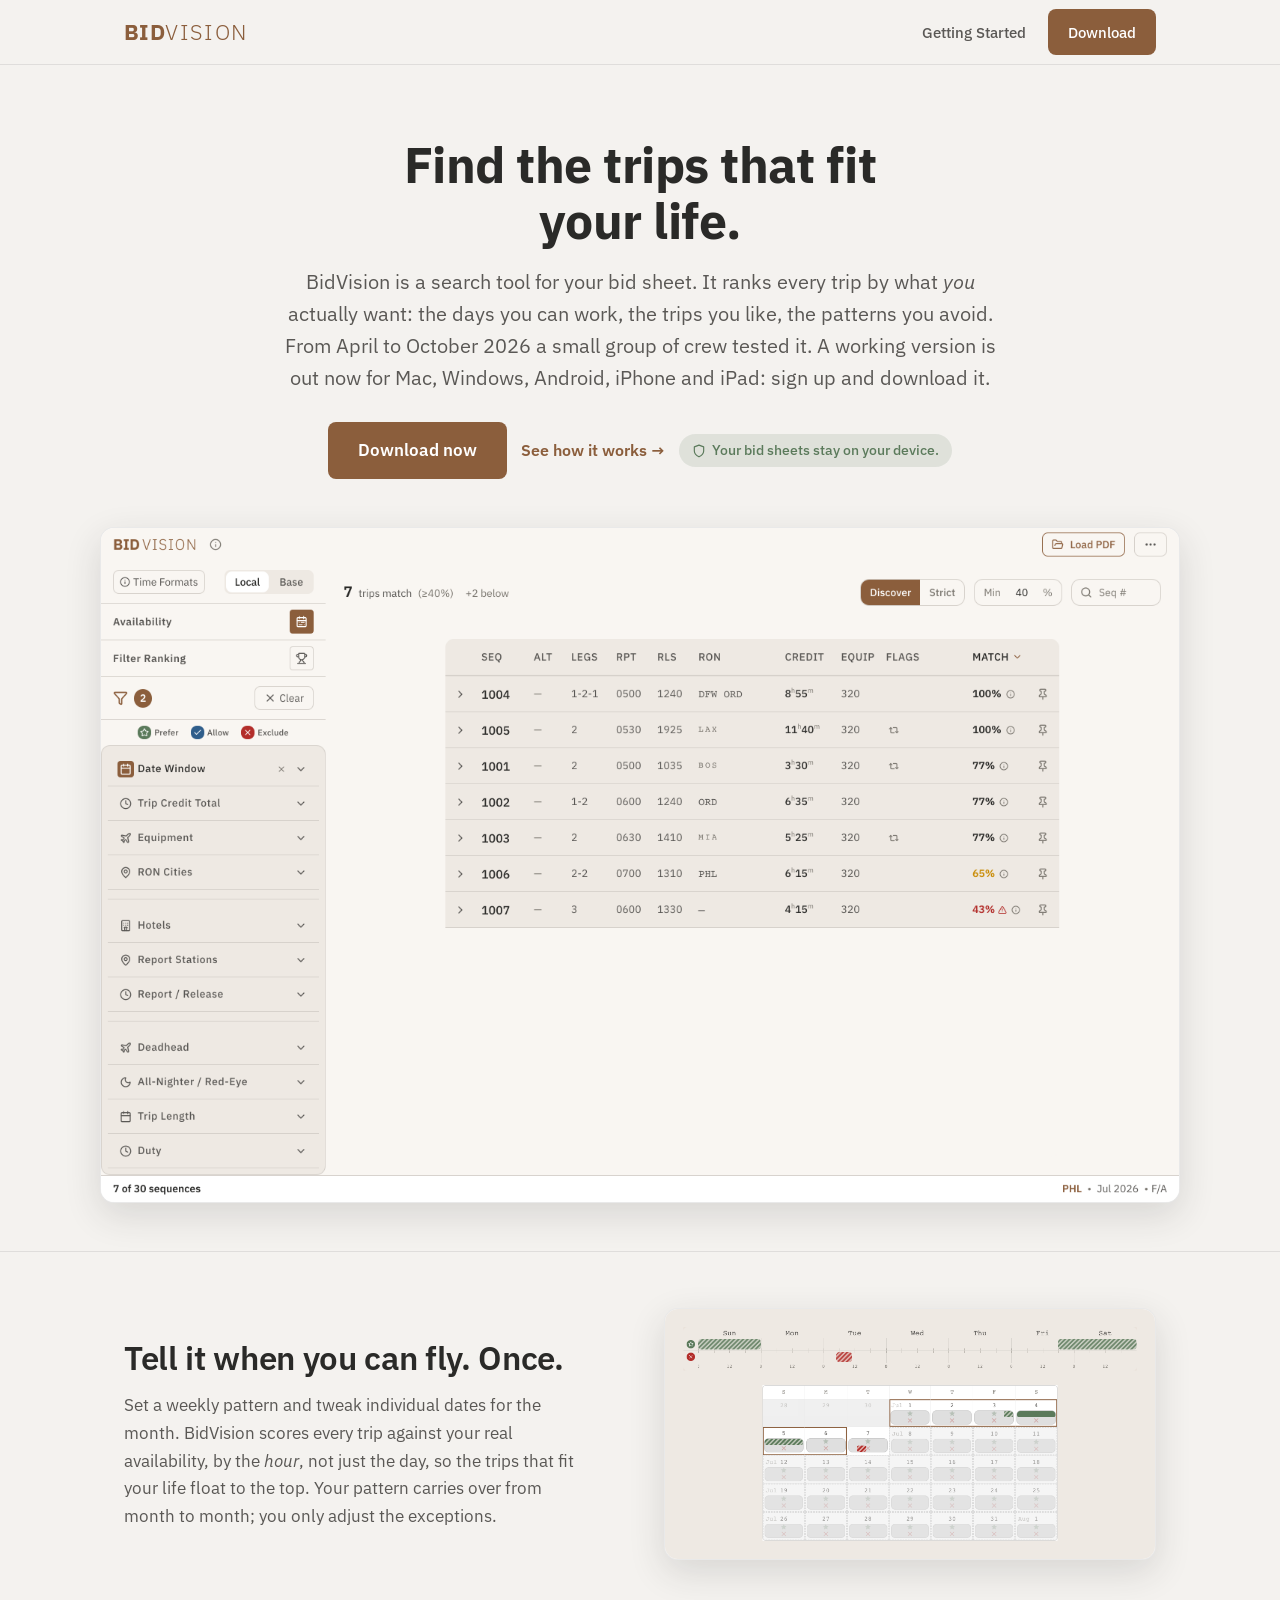
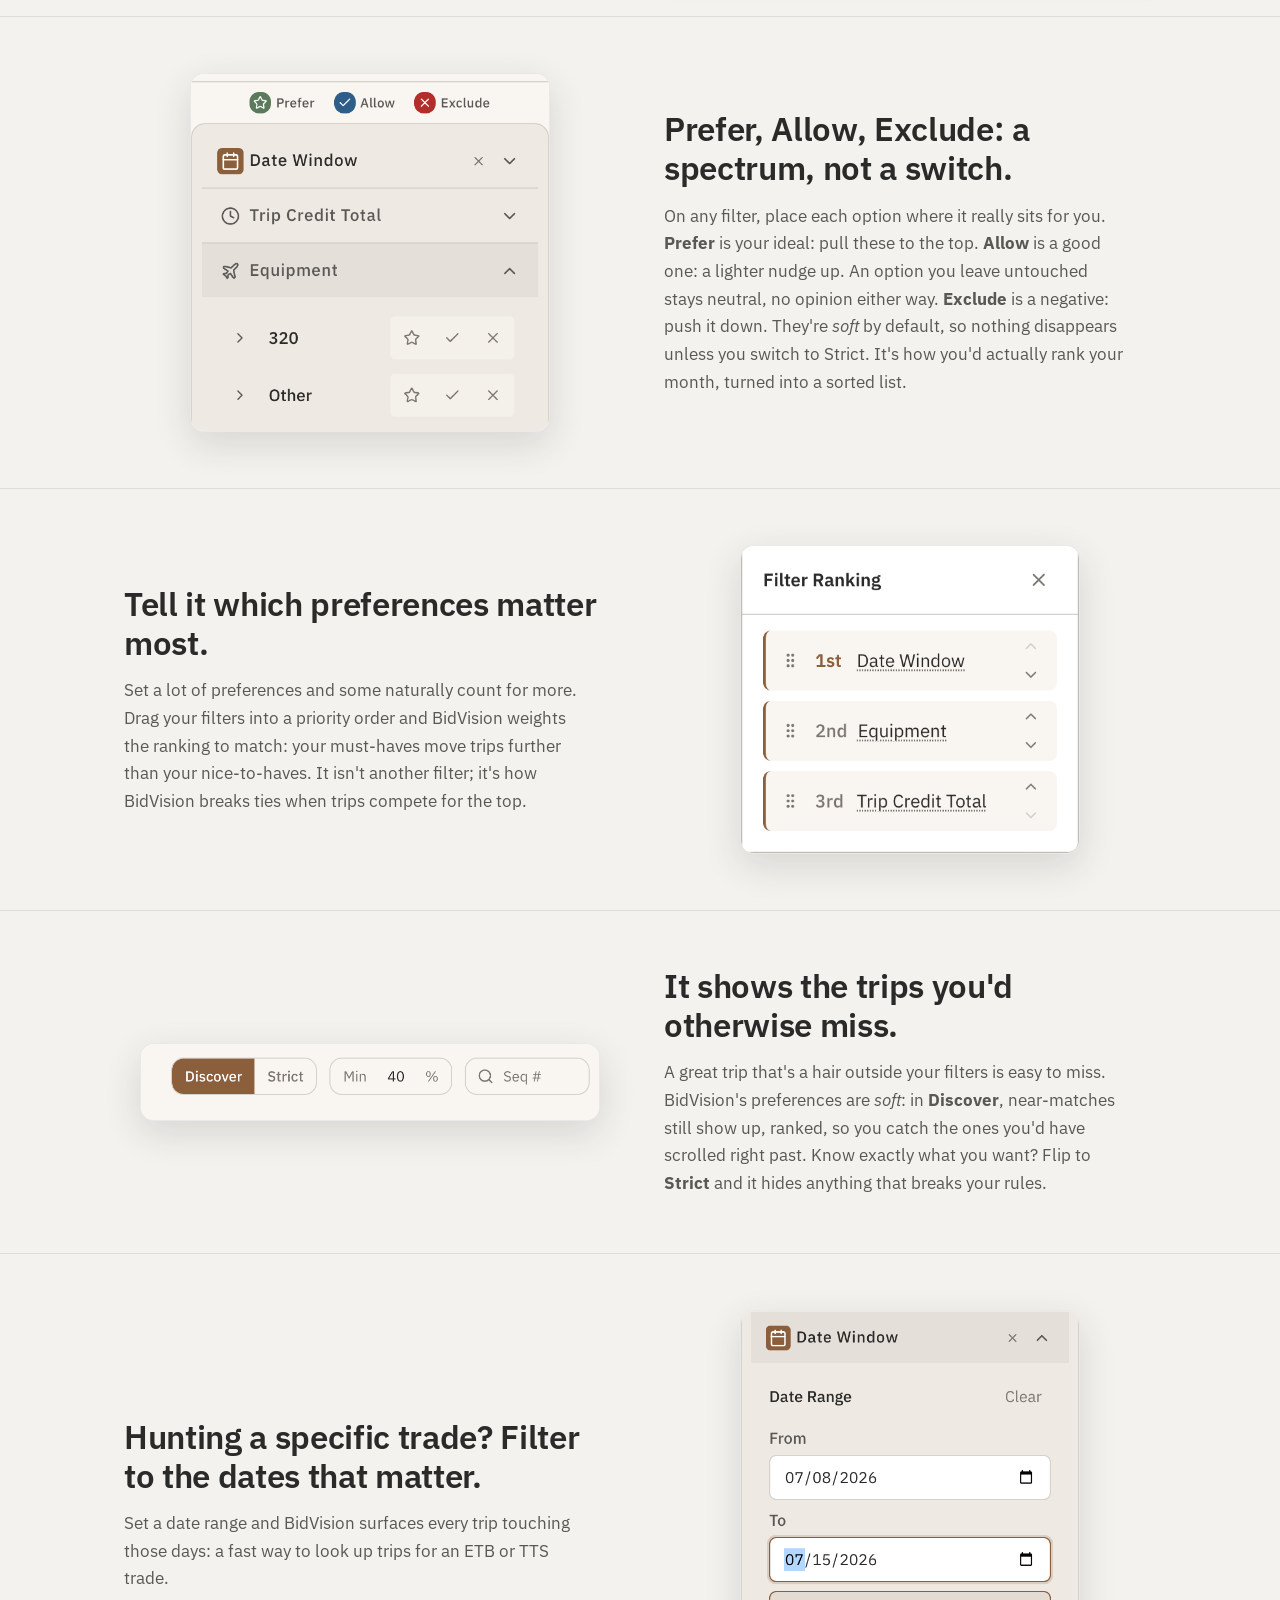
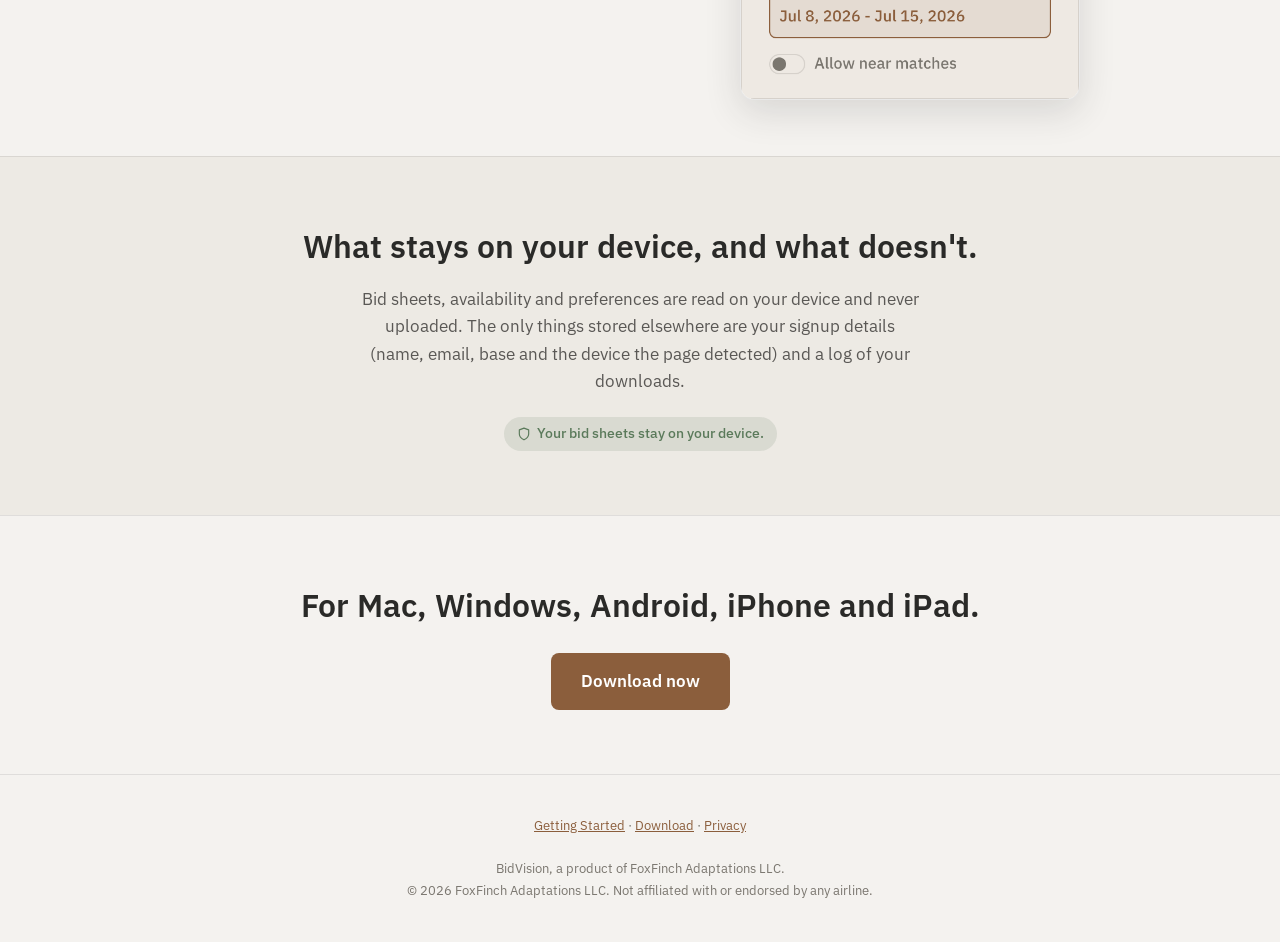
<file: index.html>
<!DOCTYPE html>
<html lang="en">
<head>
  <meta charset="UTF-8">
  <meta name="viewport" content="width=device-width, initial-scale=1.0">
  <title>BidVision: find the trips that fit</title>
  <!-- Marketing homepage (promoted from home.html). img/ screenshots are the SYNTHETIC
       July 2026 set on the final (SPEC-037) UI — source: BidVision-Product/marketing/
       screenshots/2026-06-10-final-synthetic/. Real-data pre-publish blocker is CLEARED. -->
  <meta name="description" content="BidVision is a bid-sheet search tool for airline crew. It reads your bid sheet on your device and finds the trips that fit your schedule and preferences. Sign up to download it for Mac, Windows, Android, iPhone or iPad.">
  <link rel="icon" href="/favicon.ico" sizes="any">
  <link rel="icon" type="image/png" href="/favicon.png">
  <link rel="apple-touch-icon" href="/apple-touch-icon.png">
  <link rel="preconnect" href="https://fonts.googleapis.com">
  <link rel="preconnect" href="https://fonts.gstatic.com" crossorigin>
  <link href="https://fonts.googleapis.com/css2?family=IBM+Plex+Sans:wght@300;400;500;600;700&display=swap" rel="stylesheet">
  <style>
    :root {
      --cognac: #8B5E3C;
      --cognac-dark: #6F4A2F;
      --sage: #5B7A5B;
      --surface-app: #F4F2EF;
      --surface-alt: #EDEAE4;
      --card: #FFFFFF;
      --border: rgba(42, 42, 40, 0.10);
      --text-primary: #2A2A28;
      --text-secondary: #5A5855;
      --text-muted: #7A766F;
      --font-sans: 'IBM Plex Sans', system-ui, -apple-system, 'Segoe UI', Roboto, sans-serif;
      --shadow: 0 12px 36px rgba(42, 42, 40, 0.14);
    }
    @media (prefers-color-scheme: dark) {
      :root {
        --surface-app: #080B12;
        --surface-alt: #0E121B;
        --card: #151A24;
        --border: rgba(255, 255, 255, 0.10);
        --text-primary: #F9F6F2;
        --text-secondary: #D6D1CB;
        --text-muted: #B0ACA6;
        --shadow: 0 12px 36px rgba(0, 0, 0, 0.5);
      }
    }
    * { box-sizing: border-box; }
    html { scroll-behavior: smooth; }
    body {
      margin: 0;
      font-family: var(--font-sans);
      background: var(--surface-app);
      color: var(--text-primary);
      line-height: 1.6;
      -webkit-font-smoothing: antialiased;
    }
    .wrap { max-width: 1080px; margin: 0 auto; padding: 0 24px; }
    a { color: var(--cognac); }

    /* Nav */
    .nav {
      position: sticky; top: 0; z-index: 10;
      background: color-mix(in srgb, var(--surface-app) 88%, transparent);
      backdrop-filter: saturate(140%) blur(10px);
      border-bottom: 1px solid var(--border);
    }
    .nav-inner { display: flex; align-items: center; justify-content: space-between; height: 64px; }
    .brand { font-size: 1.4rem; letter-spacing: 0.02em; text-decoration: none; }
    .brand-bid { font-weight: 700; color: var(--cognac); }
    .brand-vision { font-weight: 300; letter-spacing: 0.06em; color: var(--cognac); }
    .nav-links { display: flex; align-items: center; gap: 22px; }
    .nav-links a { color: var(--text-secondary); text-decoration: none; font-size: 0.95rem; font-weight: 500; }
    .nav-links a:hover { color: var(--text-primary); }
    .btn {
      display: inline-block; background: var(--cognac); color: #fff;
      font-size: 0.95rem; font-weight: 600; text-decoration: none;
      padding: 11px 20px; border-radius: 8px; min-height: 42px;
      transition: background 150ms ease;
    }
    .btn:hover { background: var(--cognac-dark); }
    /* .nav-links a (class+element) outranks .btn (class) and was tinting the nav button's
       text gray on cognac — keep nav button text white at rest and on hover. */
    .nav-links a.btn, .nav-links a.btn:hover { color: #fff; }

    /* Hero */
    .hero { text-align: center; padding: 72px 0 48px; }
    .hero h1 { font-size: clamp(2rem, 5vw, 3.1rem); font-weight: 700; line-height: 1.12; margin: 0 auto 18px; max-width: 18ch; letter-spacing: -0.01em; }
    .hero p { font-size: clamp(1.05rem, 2.2vw, 1.25rem); color: var(--text-secondary); max-width: 60ch; margin: 0 auto 28px; }
    .cta-row { display: flex; gap: 14px; justify-content: center; align-items: center; flex-wrap: wrap; }
    .cta-lg { padding: 15px 30px; font-size: 1.05rem; min-height: 50px; }
    .cta-secondary { color: var(--cognac); font-weight: 600; text-decoration: none; font-size: 1rem; white-space: nowrap; }
    .cta-secondary:hover { text-decoration: underline; }
    .privacy-badge {
      display: inline-flex; align-items: center; gap: 6px;
      background: color-mix(in srgb, var(--sage) 14%, transparent);
      color: var(--sage); font-size: 0.85rem; font-weight: 500;
      padding: 6px 13px; border-radius: 9999px;
    }
    .privacy-badge svg { width: 14px; height: 14px; }
    .hero-shot { margin: 48px auto 0; }

    .shot { display: block; width: 100%; height: auto; border-radius: 14px; border: 1px solid var(--border); box-shadow: var(--shadow); background: var(--card); }

    /* Feature rows */
    .feature { padding: 56px 0; border-top: 1px solid var(--border); }
    .feature-grid { display: grid; grid-template-columns: 1fr 1fr; gap: 48px; align-items: center; }
    .feature:nth-of-type(even) .feature-media { order: -1; }
    .feature h2 { font-size: clamp(1.5rem, 3.2vw, 2.05rem); font-weight: 600; line-height: 1.18; margin: 0 0 14px; letter-spacing: -0.01em; }
    .feature p { font-size: 1.08rem; color: var(--text-secondary); margin: 0; max-width: 46ch; }
    .feature-media.center { display: flex; justify-content: center; }

    /* Privacy band */
    .band { background: var(--surface-alt); text-align: center; padding: 64px 0; border-top: 1px solid var(--border); }
    .band h2 { font-size: clamp(1.5rem, 3.2vw, 2rem); font-weight: 600; margin: 0 0 12px; }
    .band p { color: var(--text-secondary); max-width: 56ch; margin: 0 auto 0; font-size: 1.08rem; }
    .band .privacy-badge { margin-top: 22px; }

    /* CTA band */
    .cta-band { text-align: center; padding: 64px 0; border-top: 1px solid var(--border); }
    .cta-band h2 { font-size: clamp(1.5rem, 3.2vw, 2rem); font-weight: 600; margin: 0 0 22px; }

    /* Footer */
    .footer { text-align: center; padding: 40px 24px; font-size: 0.8rem; line-height: 1.7; color: var(--text-muted); border-top: 1px solid var(--border); }

    @media (max-width: 760px) {
      .feature-grid { grid-template-columns: 1fr; gap: 24px; }
      .feature:nth-of-type(even) .feature-media { order: 0; }
      .nav-links .nav-text { display: none; }
    }
  </style>
</head>
<body>
  <nav class="nav">
    <div class="wrap nav-inner">
      <a class="brand" href="/"><span class="brand-bid">BID</span><span class="brand-vision">VISION</span></a>
      <div class="nav-links">
        <a class="nav-text" href="/start">Getting Started</a>
        <a class="btn" href="/beta">Download</a>
      </div>
    </div>
  </nav>

  <header class="hero wrap">
    <h1>Find the trips that fit your life.</h1>
    <p>BidVision is a search tool for your bid sheet. It ranks every trip by what <em>you</em> actually want: the days you can work, the trips you like, the patterns you avoid. From April to October 2026 a small group of crew tested it. A working version is out now for Mac, Windows, Android, iPhone and iPad: sign up and download it.</p>
    <div class="cta-row">
      <a class="btn cta-lg" href="/beta">Download now</a>
      <a class="cta-secondary" href="/start">See how it works &rarr;</a>
      <span class="privacy-badge">
        <svg viewBox="0 0 24 24" fill="none" stroke="currentColor" stroke-width="2" stroke-linecap="round" stroke-linejoin="round"><path d="M12 22s8-4 8-10V5l-8-3-8 3v7c0 6 8 10 8 10z"/></svg>
        Your bid sheets stay on your device.
      </span>
    </div>
    <img class="shot hero-shot" src="img/hero.png" alt="BidVision ranking a bid sheet by preference" width="2880" height="1800" loading="eager">
  </header>

  <main>
    <section class="feature">
      <div class="wrap feature-grid">
        <div class="feature-text">
          <h2>Tell it when you can fly. Once.</h2>
          <p>Set a weekly pattern and tweak individual dates for the month. BidVision scores every trip against your real availability, by the <em>hour</em>, not just the day, so the trips that fit your life float to the top. Your pattern carries over from month to month; you only adjust the exceptions.</p>
        </div>
        <div class="feature-media">
          <img class="shot" src="img/availability.png" alt="Availability: a weekly template plus a calendar of can-work and can't-work windows" width="1860" height="952" loading="lazy">
        </div>
      </div>
    </section>

    <section class="feature">
      <div class="wrap feature-grid">
        <div class="feature-text">
          <h2>Prefer, Allow, Exclude: a spectrum, not a switch.</h2>
          <p>On any filter, place each option where it really sits for you. <strong>Prefer</strong> is your ideal: pull these to the top. <strong>Allow</strong> is a good one: a lighter nudge up. An option you leave untouched stays neutral, no opinion either way. <strong>Exclude</strong> is a negative: push it down. They're <em>soft</em> by default, so nothing disappears unless you switch to Strict. It's how you'd actually rank your month, turned into a sorted list.</p>
        </div>
        <div class="feature-media center">
          <img class="shot" src="img/preferences.png" alt="Prefer, Allow, and Exclude controls on a filter" width="600" height="598" loading="lazy" style="max-width: 360px;">
        </div>
      </div>
    </section>

    <section class="feature">
      <div class="wrap feature-grid">
        <div class="feature-text">
          <h2>Tell it which preferences matter most.</h2>
          <p>Set a lot of preferences and some naturally count for more. Drag your filters into a priority order and BidVision weights the ranking to match: your must-haves move trips further than your nice-to-haves. It isn't another filter; it's how BidVision breaks ties when trips compete for the top.</p>
        </div>
        <div class="feature-media center">
          <img class="shot" src="img/filter-ranking.png" alt="Filter Ranking: active filters dragged into priority order" width="520" height="472" loading="lazy" style="max-width: 340px;">
        </div>
      </div>
    </section>

    <section class="feature">
      <div class="wrap feature-grid">
        <div class="feature-text">
          <h2>It shows the trips you'd otherwise miss.</h2>
          <p>A great trip that's a hair outside your filters is easy to miss. BidVision's preferences are <em>soft</em>: in <strong>Discover</strong>, near-matches still show up, ranked, so you catch the ones you'd have scrolled right past. Know exactly what you want? Flip to <strong>Strict</strong> and it hides anything that breaks your rules.</p>
        </div>
        <div class="feature-media center">
          <img class="shot" src="img/discover-strict.png" alt="Discover and Strict mode toggle with a minimum-match threshold" width="880" height="146" loading="lazy" style="max-width: 460px;">
        </div>
      </div>
    </section>

    <section class="feature">
      <div class="wrap feature-grid">
        <div class="feature-text">
          <h2>Hunting a specific trade? Filter to the dates that matter.</h2>
          <p>Set a date range and BidVision surfaces every trip touching those days: a fast way to look up trips for an ETB or TTS trade.</p>
        </div>
        <div class="feature-media center">
          <img class="shot" src="img/date-range.png" alt="Date Range filter set to a window for trade research" width="600" height="690" loading="lazy" style="max-width: 340px;">
        </div>
      </div>
    </section>
  </main>

  <section class="band">
    <div class="wrap">
      <h2>What stays on your device, and what doesn't.</h2>
      <p>Bid sheets, availability and preferences are read on your device and never uploaded. The only things stored elsewhere are your signup details (name, email, base and the device the page detected) and a log of your downloads.</p>
      <div><span class="privacy-badge">
        <svg viewBox="0 0 24 24" fill="none" stroke="currentColor" stroke-width="2" stroke-linecap="round" stroke-linejoin="round"><path d="M12 22s8-4 8-10V5l-8-3-8 3v7c0 6 8 10 8 10z"/></svg>
        Your bid sheets stay on your device.
      </span></div>
    </div>
  </section>

  <section class="cta-band">
    <div class="wrap">
      <h2>For Mac, Windows, Android, iPhone and iPad.</h2>
      <a class="btn cta-lg" href="/beta">Download now</a>
    </div>
  </section>

  <footer class="footer">
    <a href="/start">Getting Started</a> &middot; <a href="/beta">Download</a> &middot; <a href="/privacy/">Privacy</a><br><br>
    BidVision, a product of FoxFinch Adaptations LLC.<br>
    &copy; 2026 FoxFinch Adaptations LLC. Not affiliated with or endorsed by any airline.
  </footer>
</body>
</html>
</file>
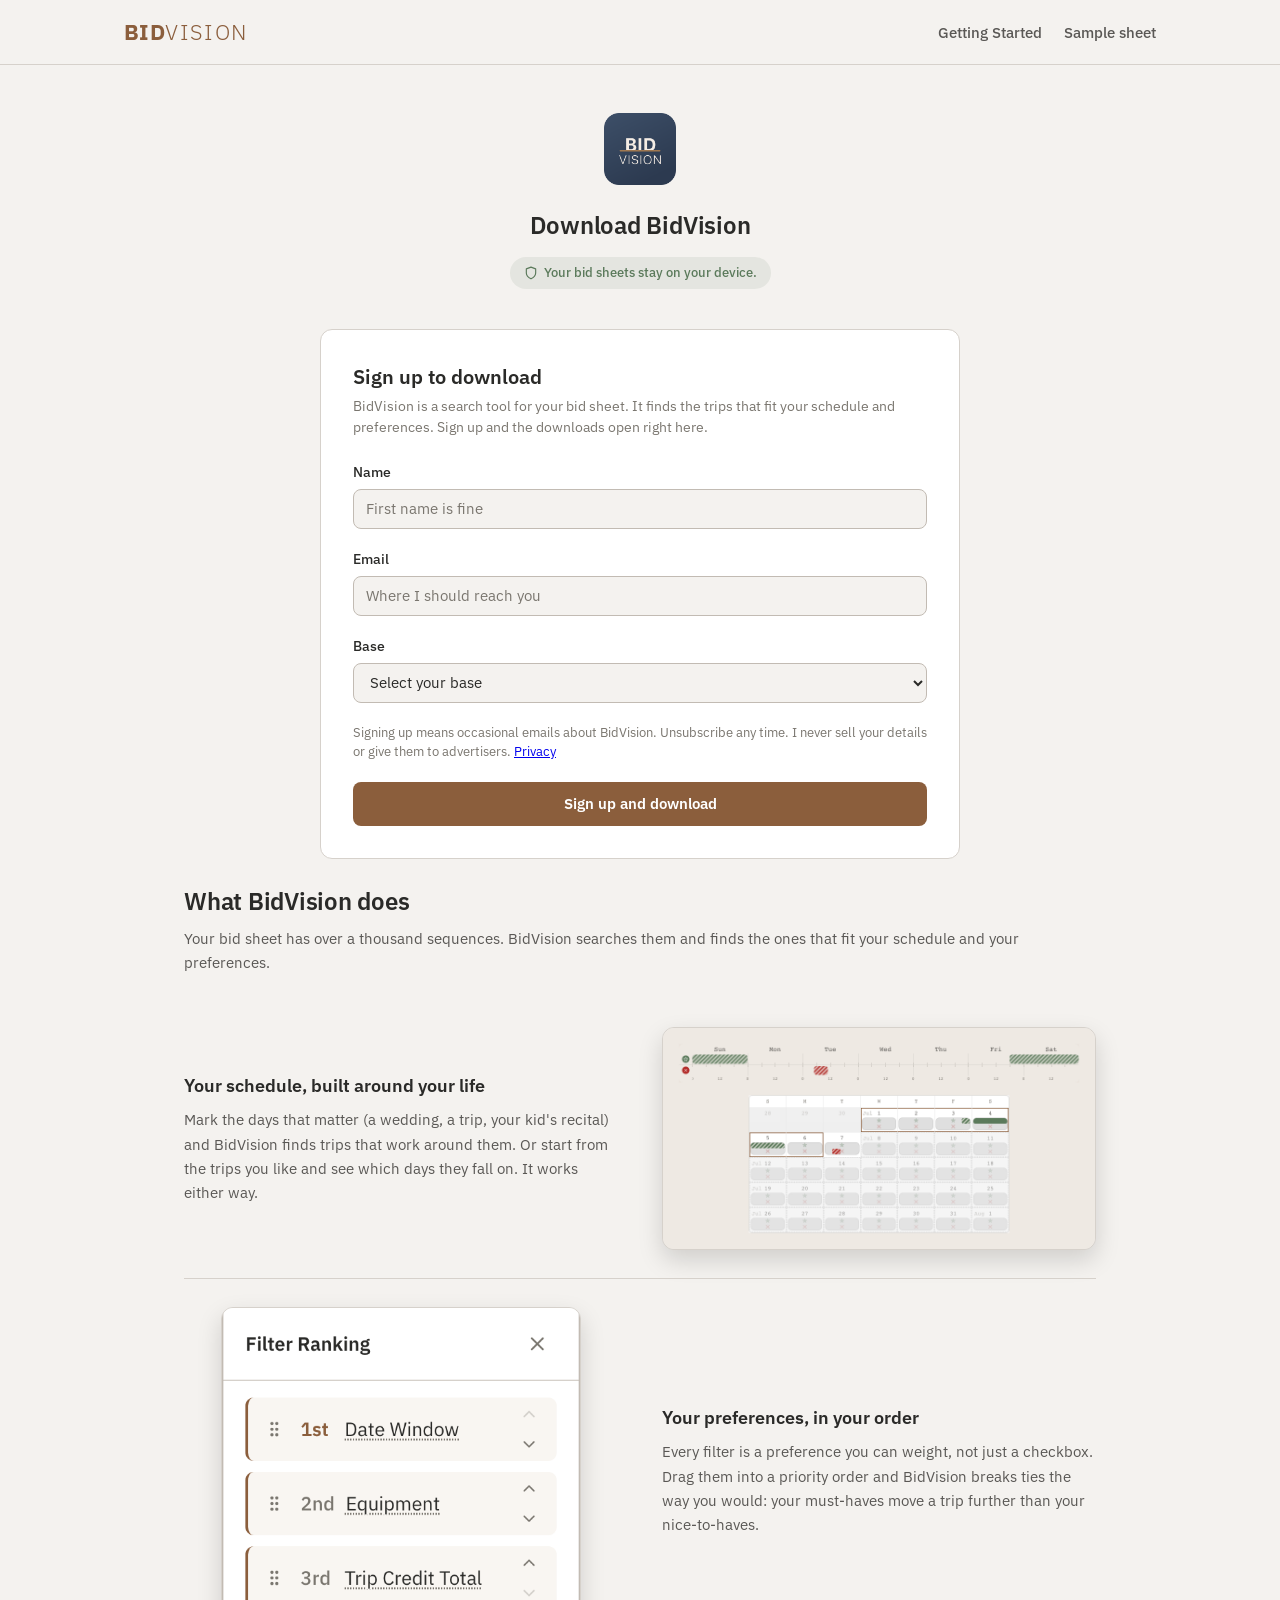
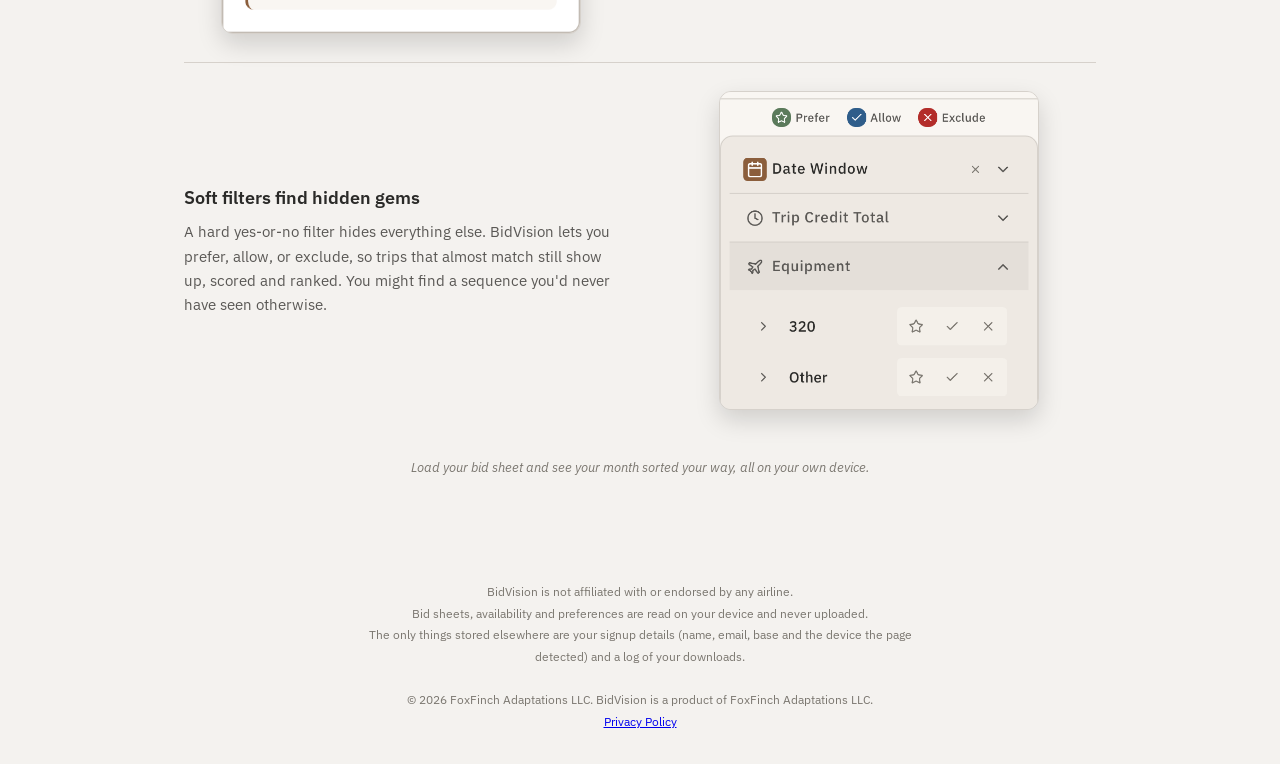
<file: beta/index.html>
<!DOCTYPE html>
<html lang="en">
<head>
  <meta charset="UTF-8">
  <meta name="viewport" content="width=device-width, initial-scale=1.0">
  <title>Download BidVision</title>
  <link rel="icon" href="/favicon.ico" sizes="any">
  <link rel="icon" type="image/png" href="/favicon.png">
  <link rel="apple-touch-icon" href="/apple-touch-icon.png">
  <link rel="preconnect" href="https://fonts.googleapis.com">
  <link rel="preconnect" href="https://fonts.gstatic.com" crossorigin>
  <link href="https://fonts.googleapis.com/css2?family=IBM+Plex+Sans:wght@300;400;500;600;700&display=swap" rel="stylesheet">
  <link rel="stylesheet" href="style.css">
  <style>
    /* Mobile-reveal scaffolding (b7) */
    .platform-note { margin: 0 0 18px; padding: 14px 16px; background: rgba(91,122,91,0.08); border: 1px solid rgba(91,122,91,0.25); border-radius: 8px; font-size: 0.8125rem; line-height: 1.6; color: var(--text-secondary); }
    .platform-note strong { color: var(--text-primary); }
    .dl-section-head { font-size: 0.75rem; text-transform: uppercase; letter-spacing: 0.08em; color: var(--text-muted); font-weight: 600; margin: 22px 0 10px; }
    .mobile-hint { margin: 0 0 12px; font-size: 0.8125rem; font-weight: 600; color: #8B5E3C; }
    .mobile-platform { margin-bottom: 12px; }
    .mobile-platform-name { font-size: 0.9375rem; font-weight: 600; color: var(--text-primary); margin-bottom: 8px; }
    .ios-invite { padding: 14px 16px; background: rgba(139,94,60,0.06); border: 1px solid rgba(139,94,60,0.22); border-radius: 8px; font-size: 0.8125rem; line-height: 1.6; }
    .ios-invite p { margin: 0 0 8px; color: var(--text-secondary); }
    .ios-invite p:last-child { margin-bottom: 0; }
    .ios-invite-note { color: var(--text-muted) !important; }
  </style>
</head>
<body>

  <nav class="nav">
    <div class="nav-inner">
      <a class="brand" href="/"><span class="brand-bid">BID</span><span class="brand-vision">VISION</span></a>
      <div class="nav-links">
        <a href="/start">Getting Started</a>
        <a href="/sample/">Sample sheet</a>
      </div>
    </div>
  </nav>

  <div class="container">

    <!-- Hero -->
    <header class="hero">
      <img src="assets/icon.png" alt="BidVision" class="hero-icon">
      <h1 class="hero-title">Download BidVision</h1>
      <span class="privacy-badge">
        <svg viewBox="0 0 24 24" fill="none" stroke="currentColor" stroke-width="2" stroke-linecap="round" stroke-linejoin="round"><path d="M12 22s8-4 8-10V5l-8-3-8 3v7c0 6 8 10 8 10z"/></svg>
        Your bid sheets stay on your device.
      </span>
    </header>

    <!-- State: Registration Form -->
    <div id="state-register" class="state">
      <div class="card">
        <h2 class="card-title">Sign up to download</h2>
        <p class="card-subtitle">BidVision is a search tool for your bid sheet. It finds the trips that fit your schedule and preferences. Sign up and the downloads open right here.</p>

        <form id="register-form">
          <div class="form-group">
            <label class="form-label" for="reg-name">Name</label>
            <input type="text" id="reg-name" class="form-input" required autocomplete="name" placeholder="First name is fine">
          </div>

          <div class="form-group">
            <label class="form-label" for="reg-email">Email</label>
            <input type="email" id="reg-email" class="form-input" required autocomplete="email" placeholder="Where I should reach you">
          </div>

          <div class="form-group">
            <label class="form-label" for="reg-base">Base</label>
            <select id="reg-base" class="form-select" required>
              <option value="" disabled selected>Select your base</option>
              <option>BOS</option>
              <option>CLT</option>
              <option>DCA</option>
              <option>DFW</option>
              <option>LAX</option>
              <option>LGA</option>
              <option>MIA</option>
              <option>ORD</option>
              <option>PHL</option>
              <option>PHX</option>
            </select>
          </div>

          <p style="font-size: 0.8125rem; color: var(--text-muted); margin-bottom: 20px;">
            Signing up means occasional emails about BidVision. Unsubscribe any time. I never sell your details or give them to advertisers. <a href="/privacy/">Privacy</a>
          </p>

          <button type="submit" class="btn btn-primary" id="register-btn">Sign up and download</button>
          <p id="register-error" class="error-text"></p>
        </form>
      </div>
    </div>

    <!-- State: Downloads (unlocked by signing up) -->
    <div id="state-downloads" class="state">
      <div class="card">
        <h2 class="card-title" id="downloads-title">Here's BidVision.</h2>
        <p class="card-subtitle">Pick the device you'll run it on. On Mac, Windows and Android this version (0.2.0-b10) works until November 20, 2027.</p>

        <h3 class="dl-section-head">On your computer</h3>

        <div class="downloads" id="download-buttons">
          <a href="#" class="download-btn" id="dl-mac-arm" data-platform="mac-arm">
            <span class="platform-icon">&#63743;</span>
            <span class="platform-info">
              <span class="platform-name">macOS (Apple Silicon)</span>
              <span class="platform-detail">M1, M2, M3, M4 Macs, 2020 or newer</span>
            </span>
          </a>
          <a href="#" class="download-btn" id="dl-mac-intel" data-platform="mac-intel">
            <span class="platform-icon">&#63743;</span>
            <span class="platform-info">
              <span class="platform-name">macOS (Intel)</span>
              <span class="platform-detail">Pre-2020 Macs</span>
            </span>
          </a>

          <a href="#" class="download-btn" id="dl-windows" data-platform="windows">
            <span class="platform-icon">&#8862;</span>
            <span class="platform-info">
              <span class="platform-name">Windows</span>
              <span class="platform-detail">Windows 10 or later</span>
            </span>
          </a>
        </div>

        <div class="smartscreen-warning" style="margin-top: 12px; padding: 14px 16px; background: rgba(201, 138, 0, 0.08); border: 1px solid rgba(201, 138, 0, 0.25); border-radius: 8px; font-size: 0.8125rem; line-height: 1.6; display: none;">
          <strong style="color: var(--text-primary);">&#9888; Windows SmartScreen may show a warning.</strong>
          <span style="color: var(--text-secondary);">Click <strong>More info</strong>, then <strong>Run anyway</strong>. This is normal for new apps without a long trust history. You only need to do this once.</span>
        </div>

        <div class="mac-help">
          <button class="toggle-link" id="mac-help-toggle" style="margin-top: 0; font-size: 0.8125rem;">Not sure which Mac you have?</button>
          <div id="mac-help-content" class="collapsible-content" style="margin-top: 8px; text-align: left;">
            <p>Click the <strong>Apple menu</strong> (&#63743;) in the top-left corner of your screen, then <strong>About This Mac</strong>.</p>
            <ul style="margin: 8px 0; padding-left: 20px;">
              <li>If it says <strong>M1, M2, M3, or M4</strong> &rarr; choose <strong>Apple Silicon</strong></li>
              <li>If it says <strong>Intel</strong> (or doesn't mention a chip) &rarr; choose <strong>Intel</strong></li>
            </ul>
            <p style="color: var(--text-muted);">Most Macs from 2020 onward are Apple Silicon. If yours is older than that, it's almost certainly Intel.</p>
          </div>
        </div>

        <p class="platform-note" id="no-build-linux" style="display:none; margin-top: 12px;">
          <strong>There's no Linux or Chromebook version.</strong> BidVision runs on Mac, Windows, Android, iPhone and iPad.
        </p>

        <h3 class="dl-section-head">On your phone or tablet</h3>

        <div class="mobile-platform">
          <a href="#" class="download-btn" id="dl-android" data-platform="android">
            <span class="platform-icon">&#129302;</span>
            <span class="platform-info">
              <span class="platform-name">Android phone &amp; tablet</span>
              <span class="platform-detail">Installs from a file (.apk), not from the Play Store</span>
            </span>
          </a>
        </div>

        <div class="mobile-platform">
          <a href="https://testflight.apple.com/join/Nv4ajVHu" class="download-btn" id="dl-ios" data-platform="ios" target="_blank" rel="noopener">
            <span class="platform-icon">&#63743;</span>
            <span class="platform-info">
              <span class="platform-name">iPhone &amp; iPad</span>
              <span class="platform-detail">Through Apple's free TestFlight app. Open this on the device you'll use.</span>
            </span>
          </a>
          <div class="ios-invite" style="margin-top: 12px;">
            <p>Install Apple's free <strong>TestFlight</strong> app first, then tap the button above <strong>on the iPhone or iPad you'll use</strong>. Tapping it on another device installs BidVision there instead.</p>
            <p class="ios-invite-note">TestFlight keeps each version for 90 days. A new one goes up before this one runs out, and TestFlight offers the update.</p>
          </div>
        </div>

        <p style="font-size: 0.8125rem; color: var(--text-muted); margin-top: 18px;">
          Getting your bid sheet: on Jetnet, open <a href="https://jetnet.aa.com/sites/inflight/SitePageModern/335174/current-archive-bid-sheets" target="_blank" rel="noopener">PBS Bid Packets</a> (sign in if asked), open your base's Sequences for the month, then Download original file. <a href="/start">More in Getting Started</a>.
        </p>
        <p style="font-size: 0.8125rem; color: var(--text-muted); margin-top: 8px;">
          Each download is logged against your email, with the time, device and version, so I know what got installed. <a href="/privacy/">Privacy</a>
        </p>
      </div>

      <!-- Install instructions -->
      <div class="card">
        <div class="collapsible">
          <button class="collapsible-toggle" id="install-toggle" type="button">
            <span class="install-toggle-text">
              <span class="install-toggle-title">First-time install instructions</span>
              <span class="install-toggle-sub">New here, or the app won't open? Step by step for Mac, Windows, iPhone, iPad and Android.</span>
            </span>
            <span class="arrow">&#9654;</span>
          </button>
          <div class="collapsible-content" id="install-content">
            <h4>macOS</h4>
            <p>BidVision is signed and notarized by Apple, so it opens like a normal app.</p>
            <ol>
              <li>Unzip the downloaded file, then drag <strong>BidVision</strong> into your <strong>Applications</strong> folder.</li>
              <li>Double-click <strong>BidVision</strong>. The first time, macOS may ask whether you're sure you want to open an app downloaded from the Internet. Click <strong>Open</strong>. That's it.</li>
            </ol>
            <p>If macOS ever says it &ldquo;can't be opened&rdquo;: open the <strong>Apple menu &rarr; System Settings &rarr; Privacy &amp; Security</strong>, scroll to the bottom, click <strong>Open Anyway</strong>, then confirm with your password. <em>(On macOS Sequoia the old right-click &rarr; Open trick no longer works, so this is the path now.)</em></p>

            <h4>Windows</h4>
            <ol>
              <li>Run the downloaded installer (<strong>.exe</strong>).</li>
              <li>If <strong>SmartScreen</strong> shows &ldquo;Windows protected your PC,&rdquo; click <strong>More info</strong>, then <strong>Run anyway</strong>. This appears because the app is new. It's <strong>not</strong> a virus warning.</li>
              <li>Follow the installer. BidVision opens when it finishes, and lives in your Start Menu from then on.</li>
            </ol>
            <p>No <strong>Run anyway</strong> button? Right-click the <strong>.exe</strong> &rarr; <strong>Properties</strong> &rarr; check <strong>Unblock</strong> &rarr; <strong>OK</strong>, then run it again.</p>

            <h4>iPhone &amp; iPad (TestFlight)</h4>
            <ol>
              <li>On the iPhone or iPad you'll use, install the free <strong>TestFlight</strong> app from the App Store.</li>
              <li><em>On that same device,</em> tap the <strong>iPhone &amp; iPad</strong> button above (or open <a href="https://testflight.apple.com/join/Nv4ajVHu" target="_blank" rel="noopener">testflight.apple.com/join/Nv4ajVHu</a>).</li>
              <li>TestFlight opens to BidVision. Tap <strong>Accept</strong>, then <strong>Install</strong>.</li>
              <li>Open BidVision from your home screen. When TestFlight offers an update, tap <strong>Update</strong>.</li>
            </ol>

            <h4>Android</h4>
            <ol>
              <li>Tap <strong>Android phone &amp; tablet</strong> above to download the <code>.apk</code> file.</li>
              <li>Open the downloaded file, from the download notification or your <strong>Files / Downloads</strong> app.</li>
              <li>Android will ask permission to install from this source. Tap <strong>Settings</strong>, turn on <strong>Allow from this source</strong>, then go back. <em>(On Android&nbsp;15 this is granted per app: allow it for the app you downloaded with, usually your browser or Files app.)</em></li>
              <li>Tap <strong>Install</strong>, then <strong>Open</strong>.</li>
              <li>To update later, download the new <code>.apk</code> and install it over the top.</li>
            </ol>
          </div>
        </div>
      </div>

      <!-- Feedback: one line, no form -->
      <div class="card">
        <h2 class="card-title">Tell me how it went</h2>
        <p class="card-subtitle">A quick note to <a href="mailto:hello@bidvision.app">hello@bidvision.app</a> helps a lot: did it install, did your bid sheet load, did it find trips that fit, was it useful? Even a one-word answer helps.</p>
      </div>
    </div>

    <!-- Why BidVision (marketing — below the sign-up + downloads) -->
    <section class="why-section">
      <h2 class="why-title">What BidVision does</h2>
      <p class="why-lead">Your bid sheet has over a thousand sequences. BidVision searches them and finds the ones that fit your schedule and your preferences.</p>

      <div class="why-features">
        <div class="why-feature">
          <div class="why-feature-text">
            <h3>Your schedule, built around your life</h3>
            <p>Mark the days that matter (a wedding, a trip, your kid's recital) and BidVision finds trips that work around them. Or start from the trips you like and see which days they fall on. It works either way.</p>
          </div>
          <div class="why-feature-media">
            <img class="shot" src="/img/availability.png" alt="Availability: a weekly template plus a calendar of can-work and can't-work windows" loading="lazy">
          </div>
        </div>

        <div class="why-feature flip">
          <div class="why-feature-text">
            <h3>Your preferences, in your order</h3>
            <p>Every filter is a preference you can weight, not just a checkbox. Drag them into a priority order and BidVision breaks ties the way you would: your must-haves move a trip further than your nice-to-haves.</p>
          </div>
          <div class="why-feature-media">
            <img class="shot" src="/img/filter-ranking.png" alt="Filter Ranking: active filters dragged into priority order" loading="lazy" style="max-width: 360px;">
          </div>
        </div>

        <div class="why-feature">
          <div class="why-feature-text">
            <h3>Soft filters find hidden gems</h3>
            <p>A hard yes-or-no filter hides everything else. BidVision lets you prefer, allow, or exclude, so trips that almost match still show up, scored and ranked. You might find a sequence you'd never have seen otherwise.</p>
          </div>
          <div class="why-feature-media">
            <img class="shot" src="/img/preferences.png" alt="Prefer, Allow, and Exclude controls on a filter" loading="lazy" style="max-width: 320px;">
          </div>
        </div>
      </div>

      <p class="why-bottom">Load your bid sheet and see your month sorted your way, all on your own device.</p>
    </section>

  </div>

  <!-- Footer -->
  <footer class="footer">
    BidVision is not affiliated with or endorsed by any airline.<br>
    Bid sheets, availability and preferences are read on your device and never uploaded.<br>
    The only things stored elsewhere are your signup details (name, email, base and the device the page detected) and a log of your downloads.<br>
    <br>
    &copy; 2026 FoxFinch Adaptations LLC. BidVision is a product of FoxFinch Adaptations LLC.<br>
    <a href="/privacy/">Privacy Policy</a>
  </footer>

  <script src="app.js"></script>
</body>
</html>
</file>
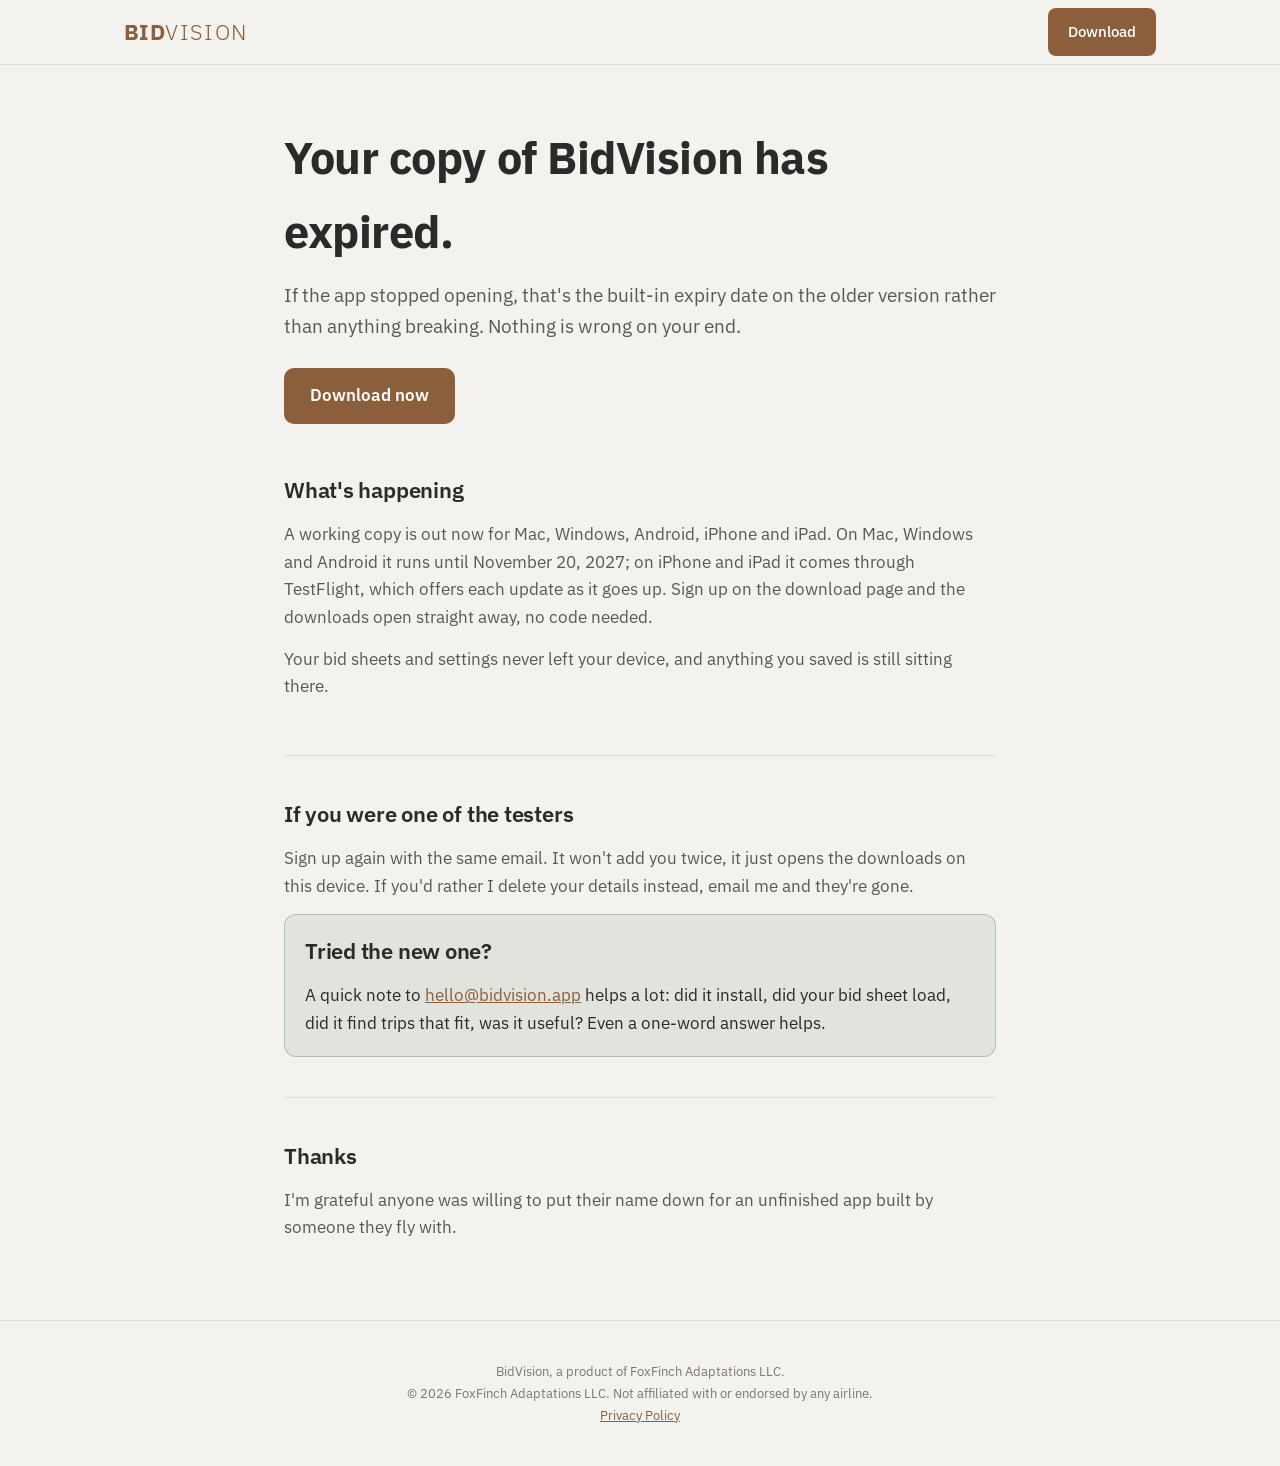
<file: continue/index.html>
<!DOCTYPE html>
<html lang="en">
<head>
  <meta charset="UTF-8">
  <meta name="viewport" content="width=device-width, initial-scale=1.0">
  <title>Your copy has expired | BidVision</title>
  <!-- PERMANENT SLUG: this page must always live at exactly /continue.
       It is the stable indirection target the desktop app links to from its
       beta-expiry banner and "Beta Build Expired" modal (https://bidvision.app/continue).
       The app's link is frozen per-build, so the post-expiry destination is decided
       HERE, not by shipping a new build.
       Current behavior: CURRENT MODE (0.2.0-b10 available, sign up to download).
       At public launch, swap to LIVE MODE (see commented block at the bottom of <main>). -->
  <meta name="description" content="If BidVision stopped opening, that is the built-in expiry date on the older version. A working copy is available for Mac, Windows, Android, iPhone and iPad. Sign up to download it.">
  <link rel="icon" href="/favicon.ico" sizes="any">
  <link rel="icon" type="image/png" href="/favicon.png">
  <link rel="apple-touch-icon" href="/apple-touch-icon.png">
  <link rel="preconnect" href="https://fonts.googleapis.com">
  <link rel="preconnect" href="https://fonts.gstatic.com" crossorigin>
  <link href="https://fonts.googleapis.com/css2?family=IBM+Plex+Sans:wght@300;400;500;600;700&display=swap" rel="stylesheet">
  <style>
    :root {
      --cognac: #8B5E3C;
      --cognac-dark: #6F4A2F;
      --sage: #5B7A5B;
      --surface-app: #F4F2EF;
      --surface-alt: #EDEAE4;
      --card: #FFFFFF;
      --border: rgba(42, 42, 40, 0.10);
      --text-primary: #2A2A28;
      --text-secondary: #5A5855;
      --text-muted: #7A766F;
      --font-sans: 'IBM Plex Sans', system-ui, -apple-system, 'Segoe UI', Roboto, sans-serif;
      --shadow: 0 12px 36px rgba(42, 42, 40, 0.14);
    }
    @media (prefers-color-scheme: dark) {
      :root {
        --surface-app: #080B12;
        --surface-alt: #0E121B;
        --card: #151A24;
        --border: rgba(255, 255, 255, 0.10);
        --text-primary: #F9F6F2;
        --text-secondary: #D6D1CB;
        --text-muted: #B0ACA6;
        --shadow: 0 12px 36px rgba(0, 0, 0, 0.5);
      }
    }
    * { box-sizing: border-box; }
    html { scroll-behavior: smooth; }
    body { margin: 0; font-family: var(--font-sans); background: var(--surface-app); color: var(--text-primary); line-height: 1.65; -webkit-font-smoothing: antialiased; }
    a { color: var(--cognac); }

    .nav { position: sticky; top: 0; z-index: 10; background: color-mix(in srgb, var(--surface-app) 88%, transparent); backdrop-filter: saturate(140%) blur(10px); border-bottom: 1px solid var(--border); }
    .nav-inner { max-width: 1080px; margin: 0 auto; padding: 0 24px; display: flex; align-items: center; justify-content: space-between; height: 64px; }
    .brand { font-size: 1.4rem; letter-spacing: 0.02em; text-decoration: none; }
    .brand-bid { font-weight: 700; color: var(--cognac); }
    .brand-vision { font-weight: 300; letter-spacing: 0.06em; color: var(--cognac); }
    .nav-links { display: flex; align-items: center; gap: 22px; }
    .nav-links a { color: var(--text-secondary); text-decoration: none; font-size: 0.95rem; font-weight: 500; }
    .nav-links a:hover { color: var(--text-primary); }
    .btn { display: inline-block; background: var(--cognac); color: #fff; font-size: 0.95rem; font-weight: 600; text-decoration: none; padding: 11px 20px; border-radius: 8px; transition: background 150ms ease; }
    /* .nav-links a (class+element) outranks .btn (class) — keep the nav button text white, not gray-on-cognac. */
    .nav-links a.btn, .nav-links a.btn:hover { color: #fff; }
    .btn:hover { background: var(--cognac-dark); }

    .doc { max-width: 760px; margin: 0 auto; padding: 56px 24px 24px; }
    .doc-head { margin-bottom: 8px; }
    .doc-head h1 { font-size: clamp(2rem, 5vw, 2.8rem); font-weight: 700; letter-spacing: -0.01em; margin: 0 0 10px; }
    .lede { font-size: 1.2rem; color: var(--text-secondary); margin: 0 0 8px; }

    .cta-row { margin: 26px 0 8px; }
    .btn-lg { display: inline-block; background: var(--cognac); color: #fff; font-size: 1.05rem; font-weight: 600; text-decoration: none; padding: 14px 26px; border-radius: 10px; transition: background 150ms ease; }
    .btn-lg:hover { background: var(--cognac-dark); }

    .step { padding: 40px 0; border-top: 1px solid var(--border); }
    .step:first-of-type { border-top: none; }
    .step h2 { font-size: 1.4rem; font-weight: 600; margin: 0 0 12px; letter-spacing: -0.01em; display: flex; align-items: baseline; gap: 12px; }
    .num { flex: none; display: inline-flex; align-items: center; justify-content: center; width: 30px; height: 30px; border-radius: 9999px; background: var(--cognac); color: #fff; font-size: 0.95rem; font-weight: 700; align-self: center; }
    .step p { color: var(--text-secondary); margin: 0 0 14px; font-size: 1.05rem; }
    .step ol { color: var(--text-secondary); font-size: 1.05rem; padding-left: 1.3em; }
    .step ol li { margin-bottom: 10px; }

    .callout { background: color-mix(in srgb, var(--sage) 12%, transparent); border: 1px solid color-mix(in srgb, var(--sage) 35%, transparent); border-radius: 12px; padding: 18px 20px; margin-top: 8px; }
    .callout h2 { margin-top: 0; }
    .callout p { color: var(--text-primary); margin-bottom: 0; }

    .footer { text-align: center; padding: 40px 24px; font-size: 0.8rem; line-height: 1.7; color: var(--text-muted); border-top: 1px solid var(--border); }
  </style>
</head>
<body>
  <nav class="nav">
    <div class="nav-inner">
      <a class="brand" href="/"><span class="brand-bid">BID</span><span class="brand-vision">VISION</span></a>
      <div class="nav-links">
        <a class="btn" href="/beta">Download</a>
      </div>
    </div>
  </nav>

  <main class="doc">
    <!-- ===== CURRENT MODE (2026-11-09, 0.2.0-b10 available) =====
         Where the in-app "build expired" wall lands. Main reader: someone whose older copy
         (b9 or earlier) just stopped opening. Tell them why, then send them to sign up and
         download b10, which runs until 2027-11-20. Testers already on the list are told that
         signing up again with the same email doesn't add them twice. -->
    <header class="doc-head">
      <h1>Your copy of BidVision has expired.</h1>
      <p class="lede">If the app stopped opening, that's the built-in expiry date on the older version rather than anything breaking. Nothing is wrong on your end.</p>
      <div class="cta-row">
        <a class="btn-lg" href="/beta">Download now</a>
      </div>
    </header>

    <section class="step">
      <h2>What's happening</h2>
      <p>A working copy is out now for Mac, Windows, Android, iPhone and iPad. On Mac, Windows and Android it runs until November 20, 2027; on iPhone and iPad it comes through TestFlight, which offers each update as it goes up. Sign up on the download page and the downloads open straight away, no code needed.</p>
      <p>Your bid sheets and settings never left your device, and anything you saved is still sitting there.</p>
    </section>

    <section class="step">
      <h2>If you were one of the testers</h2>
      <p>Sign up again with the same email. It won't add you twice, it just opens the downloads on this device. If you'd rather I delete your details instead, email me and they're gone.</p>
      <div class="callout">
        <h2>Tried the new one?</h2>
        <p>A quick note to <a href="mailto:hello@bidvision.app">hello@bidvision.app</a> helps a lot: did it install, did your bid sheet load, did it find trips that fit, was it useful? Even a one-word answer helps.</p>
      </div>
    </section>

    <section class="step">
      <h2>Thanks</h2>
      <p>I'm grateful anyone was willing to put their name down for an unfinished app built by someone they fly with.</p>
    </section>

    <!-- ===== LIVE MODE (swap in at public launch) =====
         When BidVision goes live, replace the RE-BETA MODE <main> content above with
         live-mode content. The /continue slug stays the same; only what's served here changes.

         Live-mode content should include:
           1. A founding-member coupon code for beta testers, e.g.:
                <section class="step">
                  <h2>Your founding-member offer</h2>
                  <p>As a beta tester, here's your founding-member pricing. Use code
                     <strong>FOUNDING-XXXX</strong> at checkout.</p>
                  <div class="cta-row">
                    <a class="btn-lg" href="https://bidvision.app/signup?code=FOUNDING-XXXX">Claim founding-member pricing</a>
                  </div>
                </section>
           2. A link to the live signup / billing flow (replace the placeholder URL above
              with the real signup/billing endpoint once it exists).
           3. Keep a short "moving from beta? your data carries over" reassurance, mirroring
              the RE-BETA MODE callout, so upgrading testers don't fear losing their setup.

         Leave the nav "Get early access" button only if beta is still open at launch;
         otherwise point it at the live signup. The footer below stays as-is.
    -->
  </main>

  <footer class="footer">
    BidVision, a product of FoxFinch Adaptations LLC.<br>
    &copy; 2026 FoxFinch Adaptations LLC. Not affiliated with or endorsed by any airline.<br>
    <a href="/privacy/">Privacy Policy</a>
  </footer>
</body>
</html>
</file>
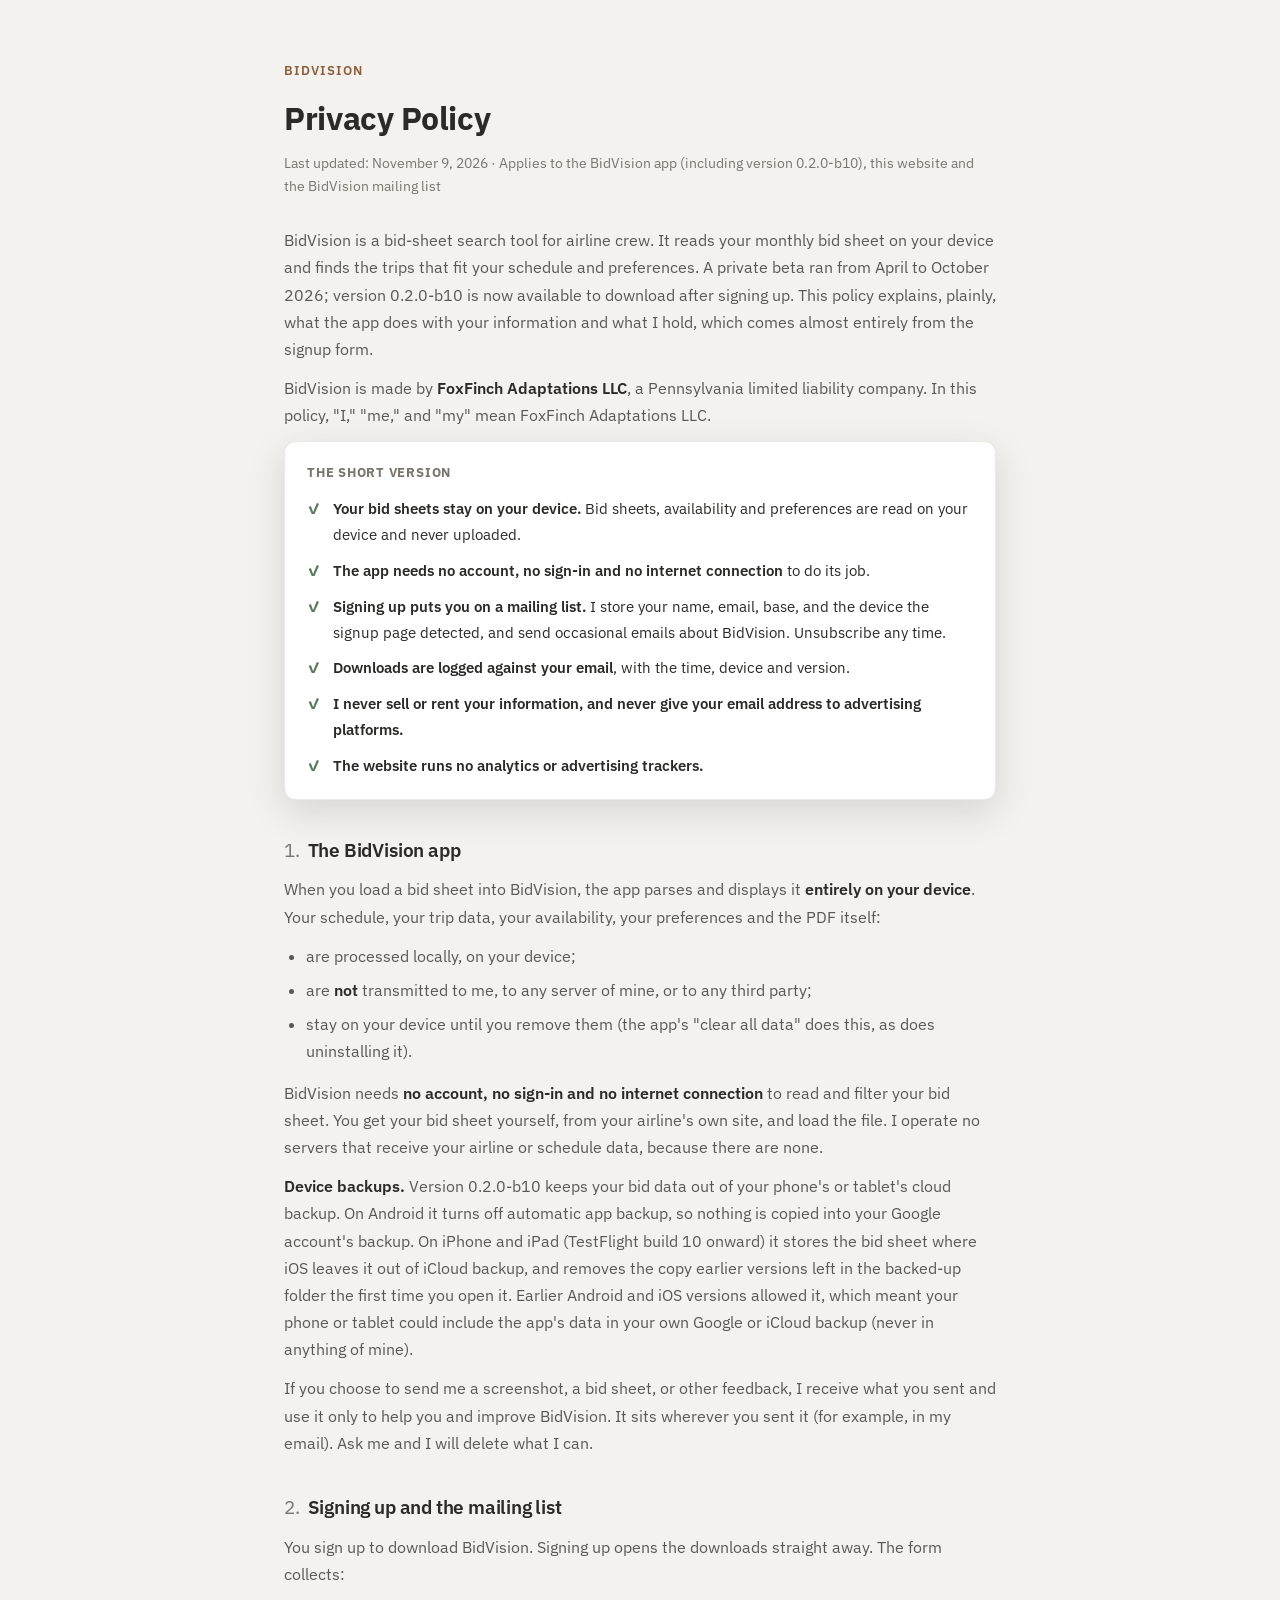
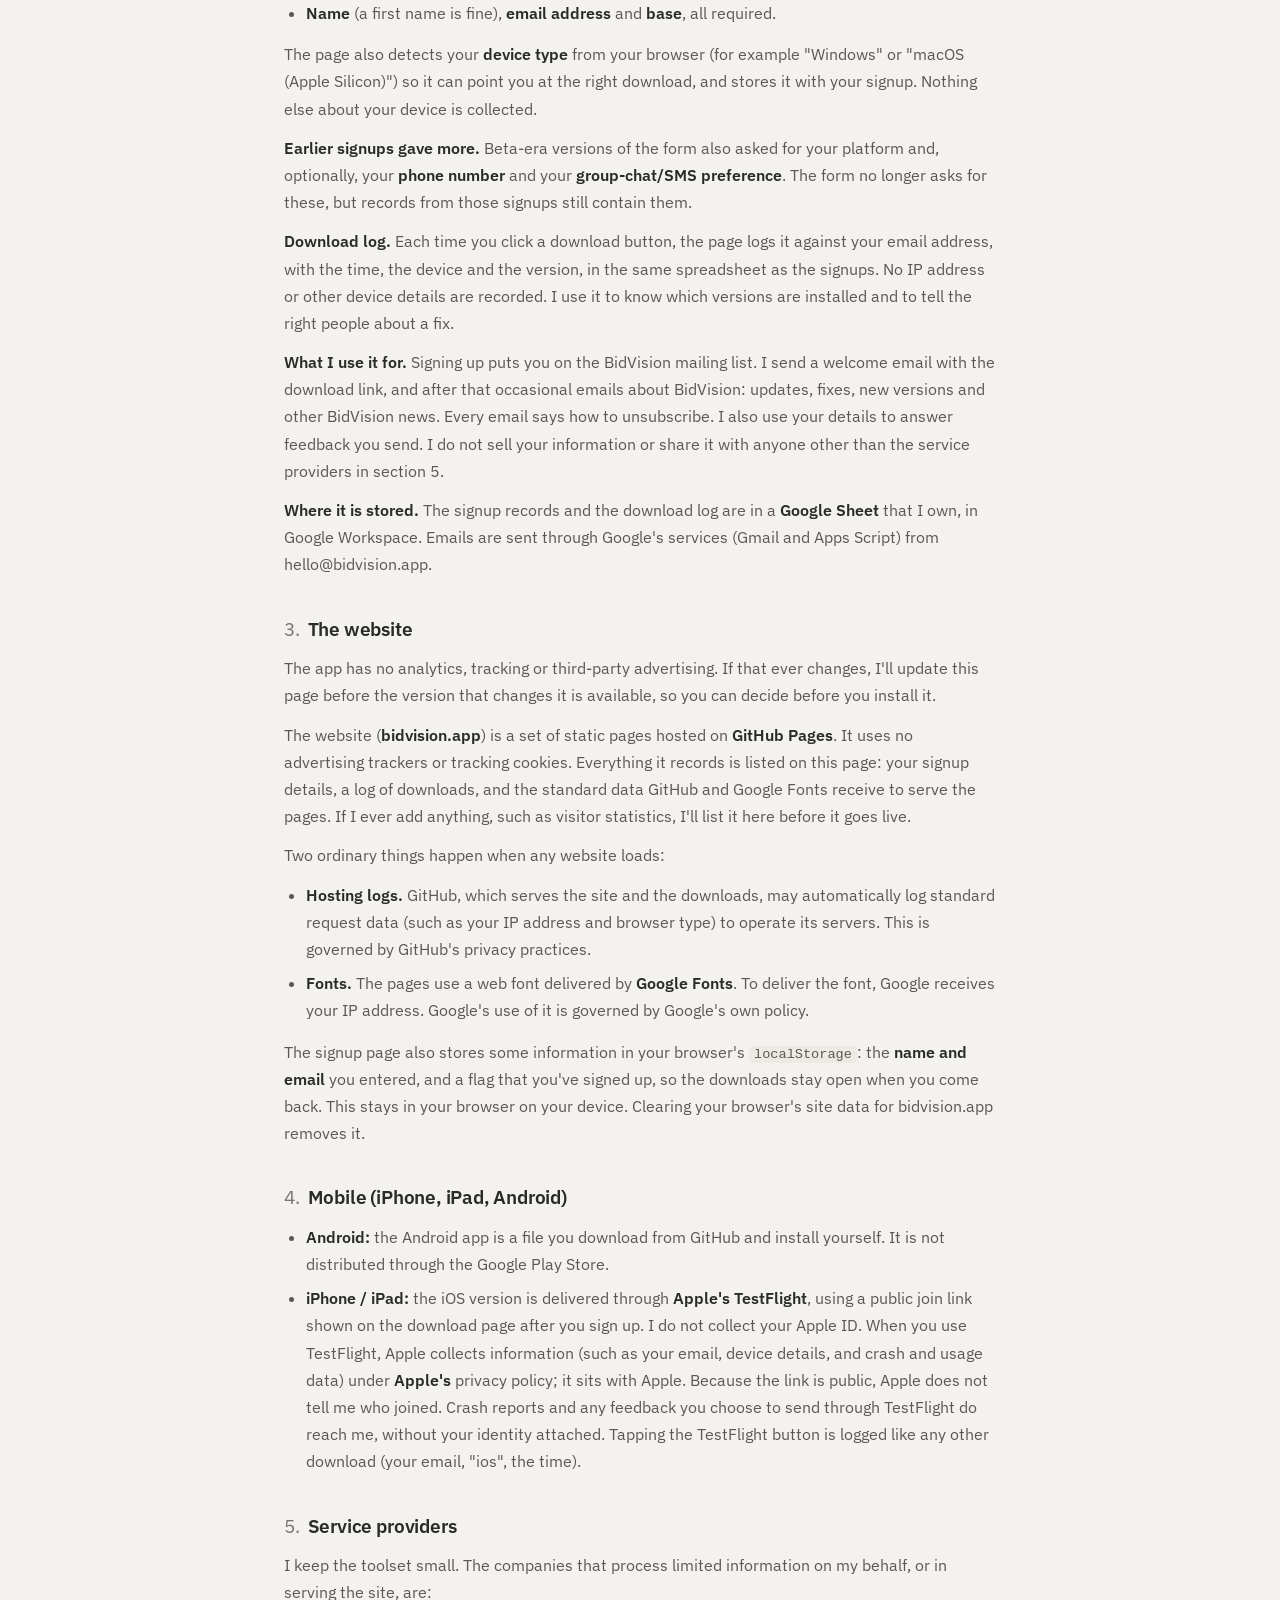
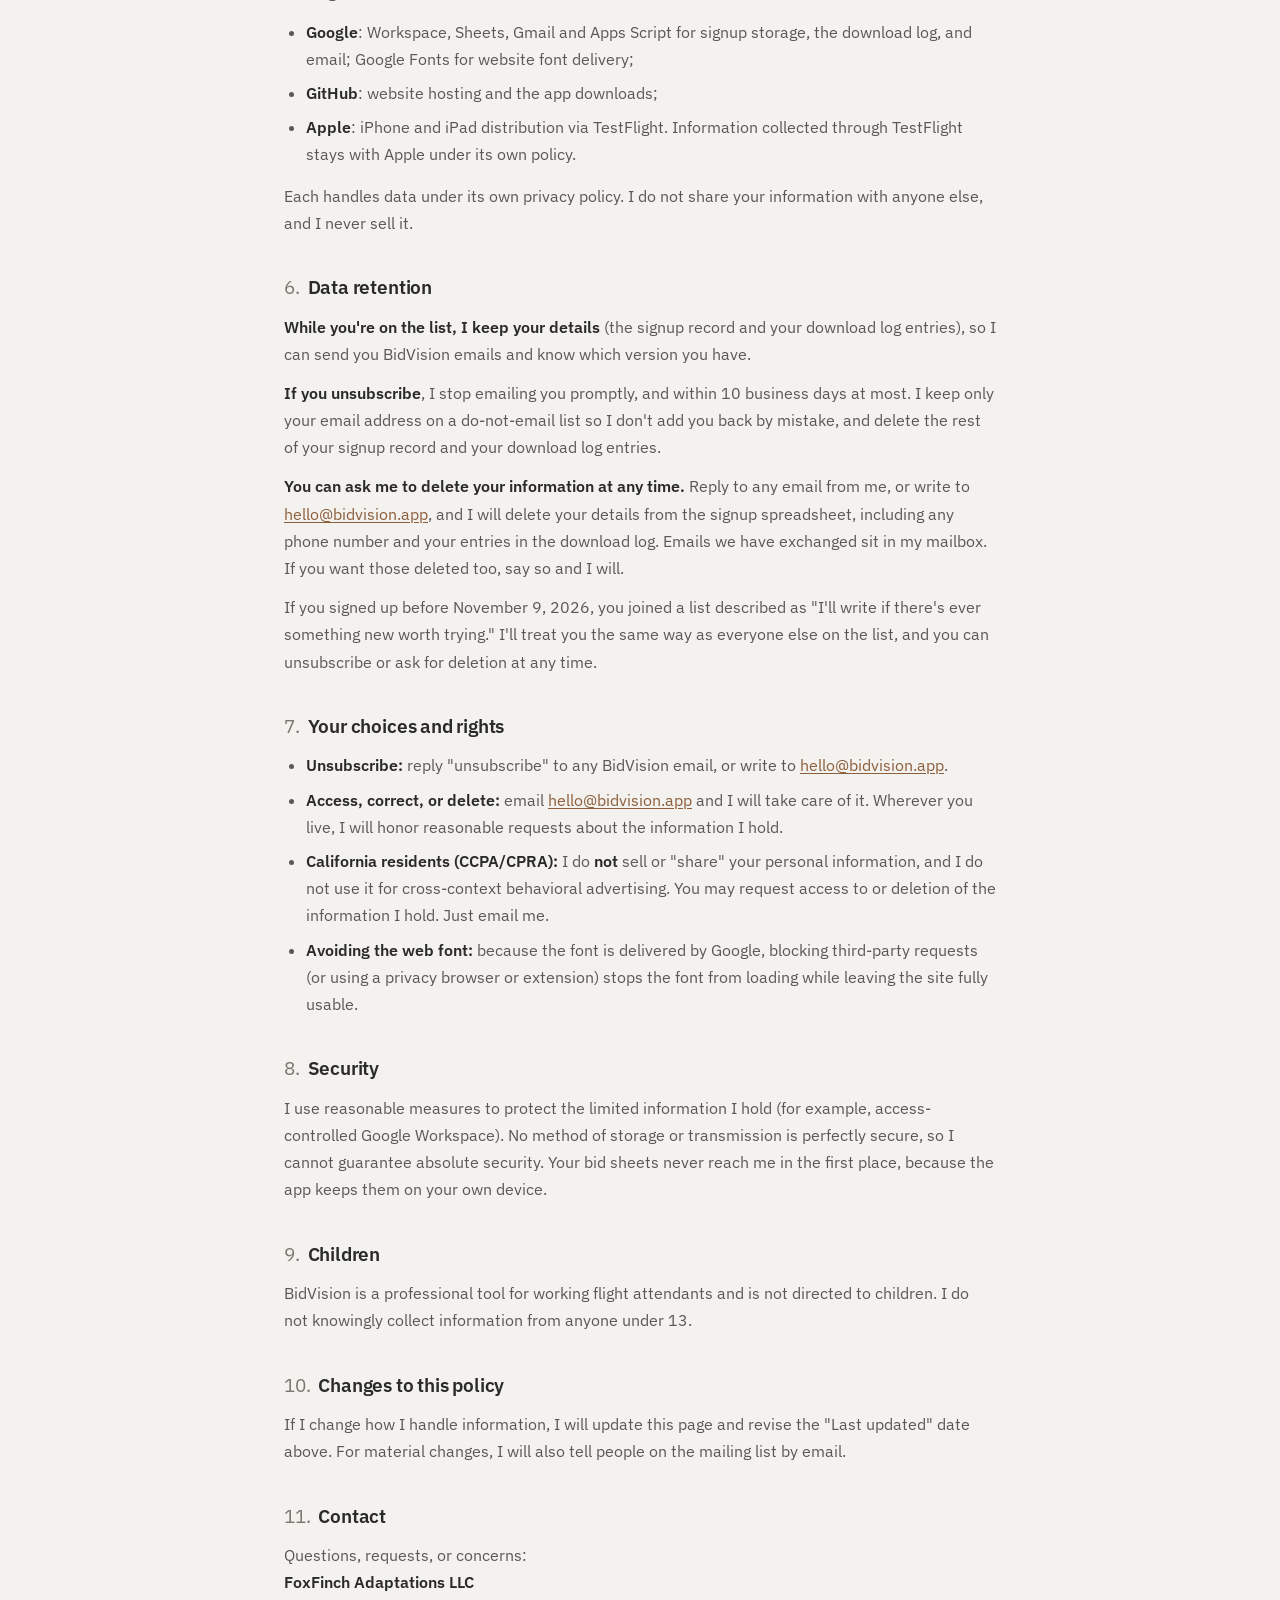
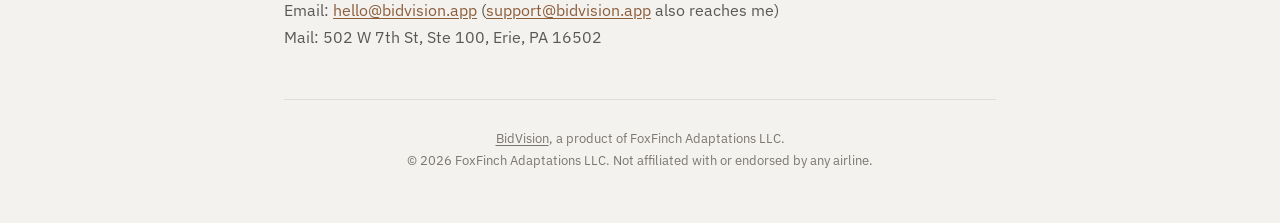
<file: privacy/index.html>
<!DOCTYPE html>
<html lang="en">
<head>
  <meta charset="UTF-8">
  <meta name="viewport" content="width=device-width, initial-scale=1.0">
  <title>Privacy Policy | BidVision</title>
  <meta name="description" content="How BidVision handles your information. Your bid sheets stay on your device; this explains what signing up stores, the mailing list, the download log, and how to unsubscribe or have it deleted.">
  <link rel="icon" href="/favicon.ico" sizes="any">
  <link rel="icon" href="/favicon.png" type="image/png">
  <link rel="apple-touch-icon" href="/apple-touch-icon.png">
  <link rel="preconnect" href="https://fonts.googleapis.com">
  <link rel="preconnect" href="https://fonts.gstatic.com" crossorigin>
  <link href="https://fonts.googleapis.com/css2?family=IBM+Plex+Sans:wght@300;400;500;600;700&display=swap" rel="stylesheet">
  <style>
    :root {
      --cognac: #8B5E3C;
      --cognac-dark: #6F4A2F;
      --sage: #5B7A5B;
      --surface-app: #F4F2EF;
      --surface-alt: #EDEAE4;
      --card: #FFFFFF;
      --border: rgba(42, 42, 40, 0.10);
      --text-primary: #2A2A28;
      --text-secondary: #5A5855;
      --text-muted: #7A766F;
      --font-sans: 'IBM Plex Sans', system-ui, -apple-system, 'Segoe UI', Roboto, sans-serif;
      --shadow: 0 12px 36px rgba(42, 42, 40, 0.14);
    }
    @media (prefers-color-scheme: dark) {
      :root {
        --surface-app: #080B12;
        --surface-alt: #0E121B;
        --card: #151A24;
        --border: rgba(255, 255, 255, 0.10);
        --text-primary: #F9F6F2;
        --text-secondary: #D6D1CB;
        --text-muted: #B0ACA6;
        --shadow: 0 12px 36px rgba(0, 0, 0, 0.5);
      }
    }
    * { margin: 0; padding: 0; box-sizing: border-box; }
    body {
      font-family: var(--font-sans);
      background: var(--surface-app);
      color: var(--text-primary);
      line-height: 1.7;
      -webkit-font-smoothing: antialiased;
    }
    .wrap { max-width: 760px; margin: 0 auto; padding: 56px 24px 24px; }
    .eyebrow { color: var(--cognac); font-weight: 600; font-size: 0.8rem; letter-spacing: 0.08em; text-transform: uppercase; }
    @media (prefers-color-scheme: dark) { .eyebrow { color: #C89B73; } }
    h1 { font-size: 2rem; font-weight: 700; margin: 8px 0 6px; letter-spacing: -0.01em; }
    .updated { color: var(--text-muted); font-size: 0.875rem; margin-bottom: 28px; }
    .tldr {
      background: var(--card); border: 1px solid var(--border); border-radius: 12px;
      padding: 20px 22px; margin-bottom: 32px; box-shadow: var(--shadow);
    }
    .tldr h2 { font-size: 0.8rem; letter-spacing: 0.06em; text-transform: uppercase; color: var(--text-muted); margin-bottom: 12px; }
    .tldr ul { list-style: none; display: grid; gap: 10px; }
    .tldr li { padding-left: 26px; position: relative; font-size: 0.95rem; }
    .tldr li::before { content: "\2713"; position: absolute; left: 0; top: 0; color: var(--sage); font-weight: 700; }
    @media (prefers-color-scheme: dark) { .tldr li::before { color: #8FB58F; } }
    h2.section { font-size: 1.2rem; font-weight: 600; margin: 34px 0 10px; letter-spacing: -0.01em; }
    h2.section .num { color: var(--text-muted); font-weight: 400; margin-right: 8px; }
    p { color: var(--text-secondary); margin-bottom: 12px; }
    ul.body { margin: 0 0 14px 0; padding-left: 22px; color: var(--text-secondary); }
    ul.body li { margin-bottom: 7px; }
    strong { color: var(--text-primary); font-weight: 600; }
    a { color: var(--cognac); text-decoration: underline; text-underline-offset: 2px; }
    @media (prefers-color-scheme: dark) { a { color: #C89B73; } }
    code { font-family: 'IBM Plex Mono', ui-monospace, monospace; font-size: 0.85em; background: var(--surface-alt); padding: 1px 5px; border-radius: 4px; }
    .footer { margin-top: 48px; padding: 28px 0; border-top: 1px solid var(--border); text-align: center; font-size: 0.8rem; color: var(--text-muted); line-height: 1.7; }
    .footer a { color: var(--text-muted); }
  </style>
</head>
<body>
  <div class="wrap">
    <span class="eyebrow">BidVision</span>
    <h1>Privacy Policy</h1>
    <p class="updated">Last updated: November 9, 2026 &middot; Applies to the BidVision app (including version 0.2.0-b10), this website and the BidVision mailing list</p>

    <p>BidVision is a bid-sheet search tool for airline crew. It reads your monthly bid sheet on your device and finds the trips that fit your schedule and preferences. A private beta ran from April to October 2026; version 0.2.0-b10 is now available to download after signing up. This policy explains, plainly, what the app does with your information and what I hold, which comes almost entirely from the signup form.</p>
    <p>BidVision is made by <strong>FoxFinch Adaptations LLC</strong>, a Pennsylvania limited liability company. In this policy, "I," "me," and "my" mean FoxFinch Adaptations LLC.</p>

    <div class="tldr">
      <h2>The short version</h2>
      <ul>
        <li><strong>Your bid sheets stay on your device.</strong> Bid sheets, availability and preferences are read on your device and never uploaded.</li>
        <li><strong>The app needs no account, no sign-in and no internet connection</strong> to do its job.</li>
        <li><strong>Signing up puts you on a mailing list.</strong> I store your name, email, base, and the device the signup page detected, and send occasional emails about BidVision. Unsubscribe any time.</li>
        <li><strong>Downloads are logged against your email</strong>, with the time, device and version.</li>
        <li><strong>I never sell or rent your information, and never give your email address to advertising platforms.</strong></li>
        <li><strong>The website runs no analytics or advertising trackers.</strong></li>
      </ul>
    </div>

    <h2 class="section"><span class="num">1.</span>The BidVision app</h2>
    <p>When you load a bid sheet into BidVision, the app parses and displays it <strong>entirely on your device</strong>. Your schedule, your trip data, your availability, your preferences and the PDF itself:</p>
    <ul class="body">
      <li>are processed locally, on your device;</li>
      <li>are <strong>not</strong> transmitted to me, to any server of mine, or to any third party;</li>
      <li>stay on your device until you remove them (the app's "clear all data" does this, as does uninstalling it).</li>
    </ul>
    <p>BidVision needs <strong>no account, no sign-in and no internet connection</strong> to read and filter your bid sheet. You get your bid sheet yourself, from your airline's own site, and load the file. I operate no servers that receive your airline or schedule data, because there are none.</p>
    <p><strong>Device backups.</strong> Version 0.2.0-b10 keeps your bid data out of your phone's or tablet's cloud backup. On Android it turns off automatic app backup, so nothing is copied into your Google account's backup. On iPhone and iPad (TestFlight build 10 onward) it stores the bid sheet where iOS leaves it out of iCloud backup, and removes the copy earlier versions left in the backed-up folder the first time you open it. Earlier Android and iOS versions allowed it, which meant your phone or tablet could include the app's data in your own Google or iCloud backup (never in anything of mine).</p>
    <p>If you choose to send me a screenshot, a bid sheet, or other feedback, I receive what you sent and use it only to help you and improve BidVision. It sits wherever you sent it (for example, in my email). Ask me and I will delete what I can.</p>

    <h2 class="section"><span class="num">2.</span>Signing up and the mailing list</h2>
    <p>You sign up to download BidVision. Signing up opens the downloads straight away. The form collects:</p>
    <ul class="body">
      <li><strong>Name</strong> (a first name is fine), <strong>email address</strong> and <strong>base</strong>, all required.</li>
    </ul>
    <p>The page also detects your <strong>device type</strong> from your browser (for example "Windows" or "macOS (Apple Silicon)") so it can point you at the right download, and stores it with your signup. Nothing else about your device is collected.</p>
    <p><strong>Earlier signups gave more.</strong> Beta-era versions of the form also asked for your platform and, optionally, your <strong>phone number</strong> and your <strong>group-chat/SMS preference</strong>. The form no longer asks for these, but records from those signups still contain them.</p>
    <p><strong>Download log.</strong> Each time you click a download button, the page logs it against your email address, with the time, the device and the version, in the same spreadsheet as the signups. No IP address or other device details are recorded. I use it to know which versions are installed and to tell the right people about a fix.</p>
    <p><strong>What I use it for.</strong> Signing up puts you on the BidVision mailing list. I send a welcome email with the download link, and after that occasional emails about BidVision: updates, fixes, new versions and other BidVision news. Every email says how to unsubscribe. I also use your details to answer feedback you send. I do not sell your information or share it with anyone other than the service providers in section 5.</p>
    <p><strong>Where it is stored.</strong> The signup records and the download log are in a <strong>Google Sheet</strong> that I own, in Google Workspace. Emails are sent through Google's services (Gmail and Apps Script) from hello@bidvision.app.</p>

    <h2 class="section"><span class="num">3.</span>The website</h2>
    <p>The app has no analytics, tracking or third-party advertising. If that ever changes, I'll update this page before the version that changes it is available, so you can decide before you install it.</p>
    <p>The website (<strong>bidvision.app</strong>) is a set of static pages hosted on <strong>GitHub Pages</strong>. It uses no advertising trackers or tracking cookies. Everything it records is listed on this page: your signup details, a log of downloads, and the standard data GitHub and Google Fonts receive to serve the pages. If I ever add anything, such as visitor statistics, I'll list it here before it goes live.</p>
    <p>Two ordinary things happen when any website loads:</p>
    <ul class="body">
      <li><strong>Hosting logs.</strong> GitHub, which serves the site and the downloads, may automatically log standard request data (such as your IP address and browser type) to operate its servers. This is governed by GitHub's privacy practices.</li>
      <li><strong>Fonts.</strong> The pages use a web font delivered by <strong>Google Fonts</strong>. To deliver the font, Google receives your IP address. Google's use of it is governed by Google's own policy.</li>
    </ul>
    <p>The signup page also stores some information in your browser's <code>localStorage</code>: the <strong>name and email</strong> you entered, and a flag that you've signed up, so the downloads stay open when you come back. This stays in your browser on your device. Clearing your browser's site data for bidvision.app removes it.</p>

    <h2 class="section"><span class="num">4.</span>Mobile (iPhone, iPad, Android)</h2>
    <ul class="body">
      <li><strong>Android:</strong> the Android app is a file you download from GitHub and install yourself. It is not distributed through the Google Play Store.</li>
      <li><strong>iPhone / iPad:</strong> the iOS version is delivered through <strong>Apple's TestFlight</strong>, using a public join link shown on the download page after you sign up. I do not collect your Apple ID. When you use TestFlight, Apple collects information (such as your email, device details, and crash and usage data) under <strong>Apple's</strong> privacy policy; it sits with Apple. Because the link is public, Apple does not tell me who joined. Crash reports and any feedback you choose to send through TestFlight do reach me, without your identity attached. Tapping the TestFlight button is logged like any other download (your email, "ios", the time).</li>
    </ul>

    <h2 class="section"><span class="num">5.</span>Service providers</h2>
    <p>I keep the toolset small. The companies that process limited information on my behalf, or in serving the site, are:</p>
    <ul class="body">
      <li><strong>Google</strong>: Workspace, Sheets, Gmail and Apps Script for signup storage, the download log, and email; Google Fonts for website font delivery;</li>
      <li><strong>GitHub</strong>: website hosting and the app downloads;</li>
      <li><strong>Apple</strong>: iPhone and iPad distribution via TestFlight. Information collected through TestFlight stays with Apple under its own policy.</li>
    </ul>
    <p>Each handles data under its own privacy policy. I do not share your information with anyone else, and I never sell it.</p>

    <h2 class="section"><span class="num">6.</span>Data retention</h2>
    <p><strong>While you're on the list, I keep your details</strong> (the signup record and your download log entries), so I can send you BidVision emails and know which version you have.</p>
    <p><strong>If you unsubscribe</strong>, I stop emailing you promptly, and within 10 business days at most. I keep only your email address on a do-not-email list so I don't add you back by mistake, and delete the rest of your signup record and your download log entries.</p>
    <p><strong>You can ask me to delete your information at any time.</strong> Reply to any email from me, or write to <a href="mailto:hello@bidvision.app">hello@bidvision.app</a>, and I will delete your details from the signup spreadsheet, including any phone number and your entries in the download log. Emails we have exchanged sit in my mailbox. If you want those deleted too, say so and I will.</p>
    <p>If you signed up before November 9, 2026, you joined a list described as "I'll write if there's ever something new worth trying." I'll treat you the same way as everyone else on the list, and you can unsubscribe or ask for deletion at any time.</p>

    <h2 class="section"><span class="num">7.</span>Your choices and rights</h2>
    <ul class="body">
      <li><strong>Unsubscribe:</strong> reply "unsubscribe" to any BidVision email, or write to <a href="mailto:hello@bidvision.app">hello@bidvision.app</a>.</li>
      <li><strong>Access, correct, or delete:</strong> email <a href="mailto:hello@bidvision.app">hello@bidvision.app</a> and I will take care of it. Wherever you live, I will honor reasonable requests about the information I hold.</li>
      <li><strong>California residents (CCPA/CPRA):</strong> I do <strong>not</strong> sell or "share" your personal information, and I do not use it for cross-context behavioral advertising. You may request access to or deletion of the information I hold. Just email me.</li>
      <li><strong>Avoiding the web font:</strong> because the font is delivered by Google, blocking third-party requests (or using a privacy browser or extension) stops the font from loading while leaving the site fully usable.</li>
    </ul>

    <h2 class="section"><span class="num">8.</span>Security</h2>
    <p>I use reasonable measures to protect the limited information I hold (for example, access-controlled Google Workspace). No method of storage or transmission is perfectly secure, so I cannot guarantee absolute security. Your bid sheets never reach me in the first place, because the app keeps them on your own device.</p>

    <h2 class="section"><span class="num">9.</span>Children</h2>
    <p>BidVision is a professional tool for working flight attendants and is not directed to children. I do not knowingly collect information from anyone under 13.</p>

    <h2 class="section"><span class="num">10.</span>Changes to this policy</h2>
    <p>If I change how I handle information, I will update this page and revise the "Last updated" date above. For material changes, I will also tell people on the mailing list by email.</p>

    <h2 class="section"><span class="num">11.</span>Contact</h2>
    <p>Questions, requests, or concerns:<br>
    <strong>FoxFinch Adaptations LLC</strong><br>
    Email: <a href="mailto:hello@bidvision.app">hello@bidvision.app</a> (<a href="mailto:support@bidvision.app">support@bidvision.app</a> also reaches me)<br>
    Mail: 502 W 7th St, Ste 100, Erie, PA 16502</p>

    <div class="footer">
      <a href="/">BidVision</a>, a product of FoxFinch Adaptations LLC.<br>
      &copy; 2026 FoxFinch Adaptations LLC. Not affiliated with or endorsed by any airline.
    </div>
  </div>
</body>
</html>
</file>
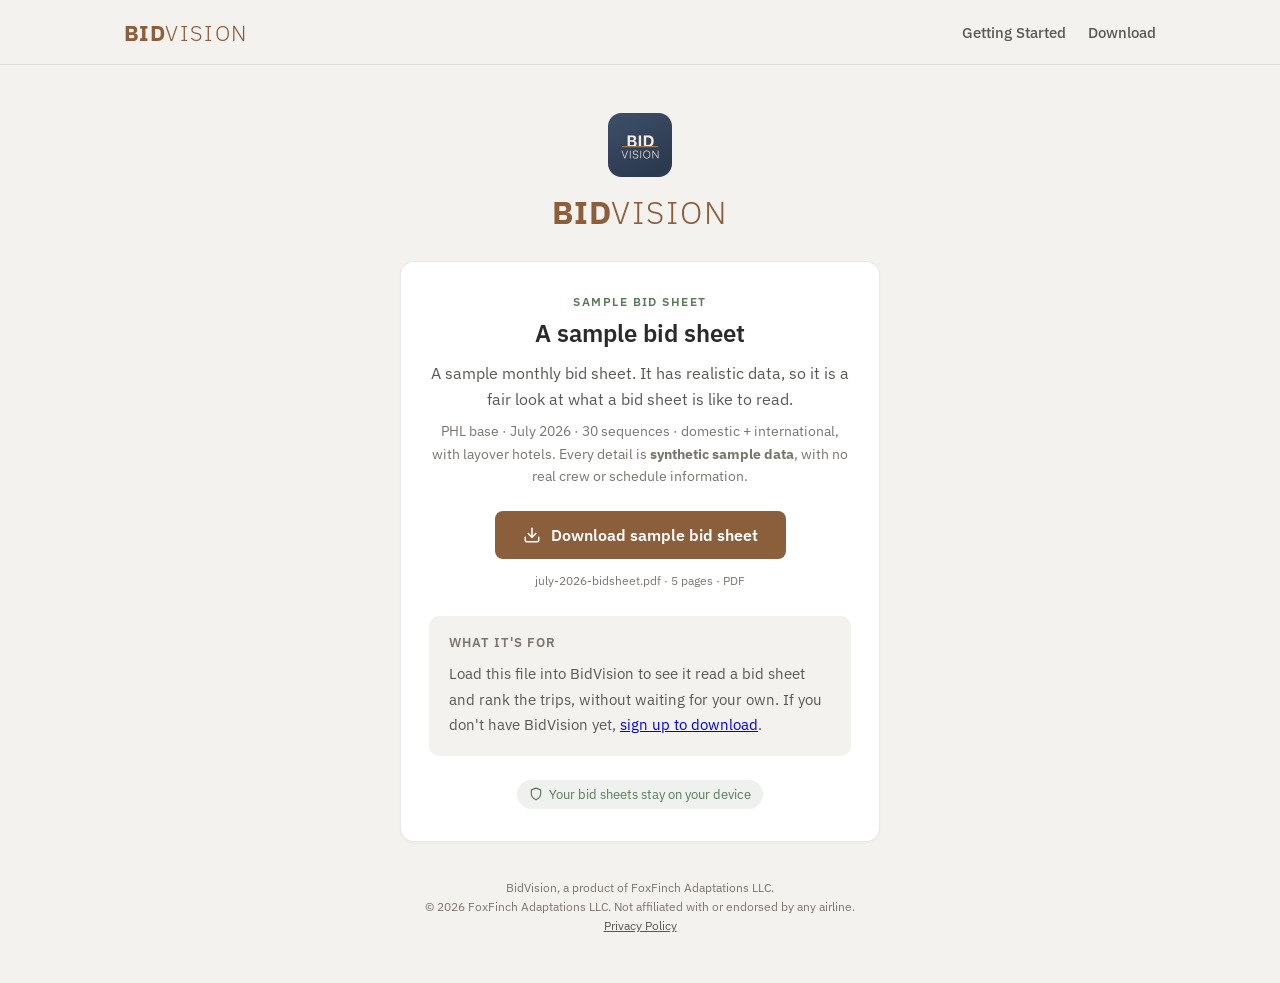
<file: sample/index.html>
<!DOCTYPE html>
<html lang="en">
<head>
  <meta charset="UTF-8">
  <meta name="viewport" content="width=device-width, initial-scale=1.0">
  <title>Sample bid sheet | BidVision</title>
  <meta name="description" content="A sample bid sheet published during the BidVision beta, with realistic synthetic data and no real crew information.">
  <link rel="icon" href="/favicon.ico" sizes="any">
  <link rel="icon" type="image/png" href="/favicon.png">
  <link rel="apple-touch-icon" href="/apple-touch-icon.png">
  <link rel="preconnect" href="https://fonts.googleapis.com">
  <link rel="preconnect" href="https://fonts.gstatic.com" crossorigin>
  <link href="https://fonts.googleapis.com/css2?family=IBM+Plex+Sans:wght@300;400;500;600;700&display=swap" rel="stylesheet">
  <style>
    :root {
      --cognac: #8B5E3C;
      --cognac-dark: #6F4A2F;
      --sage: #5B7A5B;
      --surface-app: #F4F2EF;
      --surface-card: #FFFFFF;
      --border: rgba(42, 42, 40, 0.1);
      --text-primary: #2A2A28;
      --text-secondary: #5A5855;
      --text-muted: #7A766F;
      --font-sans: 'IBM Plex Sans', system-ui, -apple-system, 'Segoe UI', Roboto, sans-serif;
    }
    @media (prefers-color-scheme: dark) {
      :root {
        --surface-app: #080B12;
        --surface-card: #11151F;
        --border: rgba(249, 246, 242, 0.12);
        --text-primary: #F9F6F2;
        --text-secondary: #D6D1CB;
        --text-muted: #B0ACA6;
      }
    }
    * { box-sizing: border-box; }
    html, body { margin: 0; }
    body {
      font-family: var(--font-sans);
      background: var(--surface-app);
      color: var(--text-primary);
      display: flex;
      flex-direction: column;
      align-items: center;
      min-height: 100vh;
      text-align: center;
    }
    /* Shared top nav (site cohesion) */
    .nav { position: sticky; top: 0; z-index: 10; width: 100%; background: color-mix(in srgb, var(--surface-app) 88%, transparent); backdrop-filter: saturate(140%) blur(10px); -webkit-backdrop-filter: saturate(140%) blur(10px); border-bottom: 1px solid var(--border); }
    .nav-inner { max-width: 1080px; margin: 0 auto; padding: 0 24px; height: 64px; display: flex; align-items: center; justify-content: space-between; }
    .nav .brand { font-size: 1.4rem; margin: 0; text-decoration: none; }
    .nav-links { display: flex; align-items: center; gap: 22px; }
    .nav-links a { color: var(--text-secondary); text-decoration: none; font-size: 0.95rem; font-weight: 500; }
    .nav-links a:hover { color: var(--text-primary); }
    .sample-main { width: 100%; display: flex; flex-direction: column; align-items: center; padding: 48px 24px; }
    .hero-icon { width: 64px; height: 64px; margin-bottom: 14px; }
    .brand { font-size: 2rem; letter-spacing: 0.02em; margin: 0 0 28px; }
    .brand-bid { font-weight: 700; color: var(--cognac); }
    .brand-vision { font-weight: 300; letter-spacing: 0.06em; color: var(--cognac); }
    .card {
      background: var(--surface-card);
      border: 1px solid var(--border);
      border-radius: 14px;
      padding: 32px 28px;
      max-width: 480px;
      width: 100%;
      box-shadow: 0 1px 3px rgba(0, 0, 0, 0.04);
    }
    .eyebrow {
      font-size: 0.75rem;
      text-transform: uppercase;
      letter-spacing: 0.12em;
      color: var(--sage);
      font-weight: 600;
      margin: 0 0 8px;
    }
    h1.title { font-size: 1.5rem; font-weight: 600; margin: 0 0 12px; }
    .lead { font-size: 1rem; line-height: 1.6; color: var(--text-secondary); margin: 0 0 8px; }
    .meta {
      font-size: 0.875rem;
      line-height: 1.6;
      color: var(--text-muted);
      margin: 0 0 24px;
    }
    .cta {
      display: inline-flex;
      align-items: center;
      gap: 10px;
      background: var(--cognac);
      color: #fff;
      font-size: 1rem;
      font-weight: 600;
      text-decoration: none;
      padding: 14px 28px;
      border-radius: 8px;
      min-height: 44px;
      transition: background 150ms cubic-bezier(0, 0, 0.2, 1);
    }
    .cta:hover { background: var(--cognac-dark); }
    .cta svg { width: 18px; height: 18px; }
    .filename { font-size: 0.75rem; color: var(--text-muted); margin: 14px 0 0; }
    .how {
      margin: 28px 0 0;
      padding: 18px 20px;
      background: var(--surface-app);
      border-radius: 10px;
      text-align: left;
    }
    .how h2 {
      font-size: 0.8125rem;
      text-transform: uppercase;
      letter-spacing: 0.08em;
      color: var(--text-muted);
      margin: 0 0 10px;
      font-weight: 600;
    }
    .how ol { margin: 0; padding-left: 20px; color: var(--text-secondary); font-size: 0.9375rem; line-height: 1.7; }
    .privacy-badge {
      display: inline-flex;
      align-items: center;
      gap: 6px;
      background: rgba(91, 122, 91, 0.1);
      color: var(--sage);
      font-size: 0.8125rem;
      padding: 6px 12px;
      border-radius: 9999px;
      margin-top: 24px;
    }
    .privacy-badge svg { width: 14px; height: 14px; }
    .footer {
      margin-top: 36px;
      font-size: 0.75rem;
      line-height: 1.6;
      color: var(--text-muted);
      max-width: 480px;
    }
    .footer a { color: var(--text-secondary); }
  </style>
</head>
<body>

  <nav class="nav">
    <div class="nav-inner">
      <a class="brand" href="/"><span class="brand-bid">BID</span><span class="brand-vision">VISION</span></a>
      <div class="nav-links">
        <a href="/start">Getting Started</a>
        <a href="/beta">Download</a>
      </div>
    </div>
  </nav>

  <main class="sample-main">
  <img src="/beta/assets/icon.png" alt="BidVision" class="hero-icon">
  <h1 class="brand">
    <span class="brand-bid">BID</span><span class="brand-vision">VISION</span>
  </h1>

  <div class="card">
    <p class="eyebrow">Sample bid sheet</p>
    <h1 class="title">A sample bid sheet</h1>
    <p class="lead">A sample monthly bid sheet. It has realistic data, so it is a fair look at what a bid sheet is like to read.</p>
    <p class="meta">PHL base &middot; July 2026 &middot; 30 sequences &middot; domestic + international, with layover hotels. Every detail is <strong>synthetic sample data</strong>, with no real crew or schedule information.</p>

    <a href="/sample/july-2026-bidsheet.pdf" class="cta" download>
      <svg viewBox="0 0 24 24" fill="none" stroke="currentColor" stroke-width="2" stroke-linecap="round" stroke-linejoin="round"><path d="M21 15v4a2 2 0 0 1-2 2H5a2 2 0 0 1-2-2v-4"/><polyline points="7 10 12 15 17 10"/><line x1="12" y1="15" x2="12" y2="3"/></svg>
      Download sample bid sheet
    </a>
    <p class="filename">july-2026-bidsheet.pdf &middot; 5 pages &middot; PDF</p>

    <div class="how">
      <h2>What it's for</h2>
      <p style="margin:0;color:var(--text-secondary);font-size:0.9375rem;line-height:1.7;">Load this file into BidVision to see it read a bid sheet and rank the trips, without waiting for your own. If you don't have BidVision yet, <a href="/beta">sign up to download</a>.</p>
    </div>

    <span class="privacy-badge">
      <svg viewBox="0 0 24 24" fill="none" stroke="currentColor" stroke-width="2" stroke-linecap="round" stroke-linejoin="round"><path d="M12 22s8-4 8-10V5l-8-3-8 3v7c0 6 8 10 8 10z"/></svg>
      Your bid sheets stay on your device
    </span>
  </div>

  <footer class="footer">
    BidVision, a product of FoxFinch Adaptations LLC.<br>
    &copy; 2026 FoxFinch Adaptations LLC. Not affiliated with or endorsed by any airline.<br>
    <a href="/privacy/">Privacy Policy</a>
  </footer>
  </main>
</body>
</html>
</file>
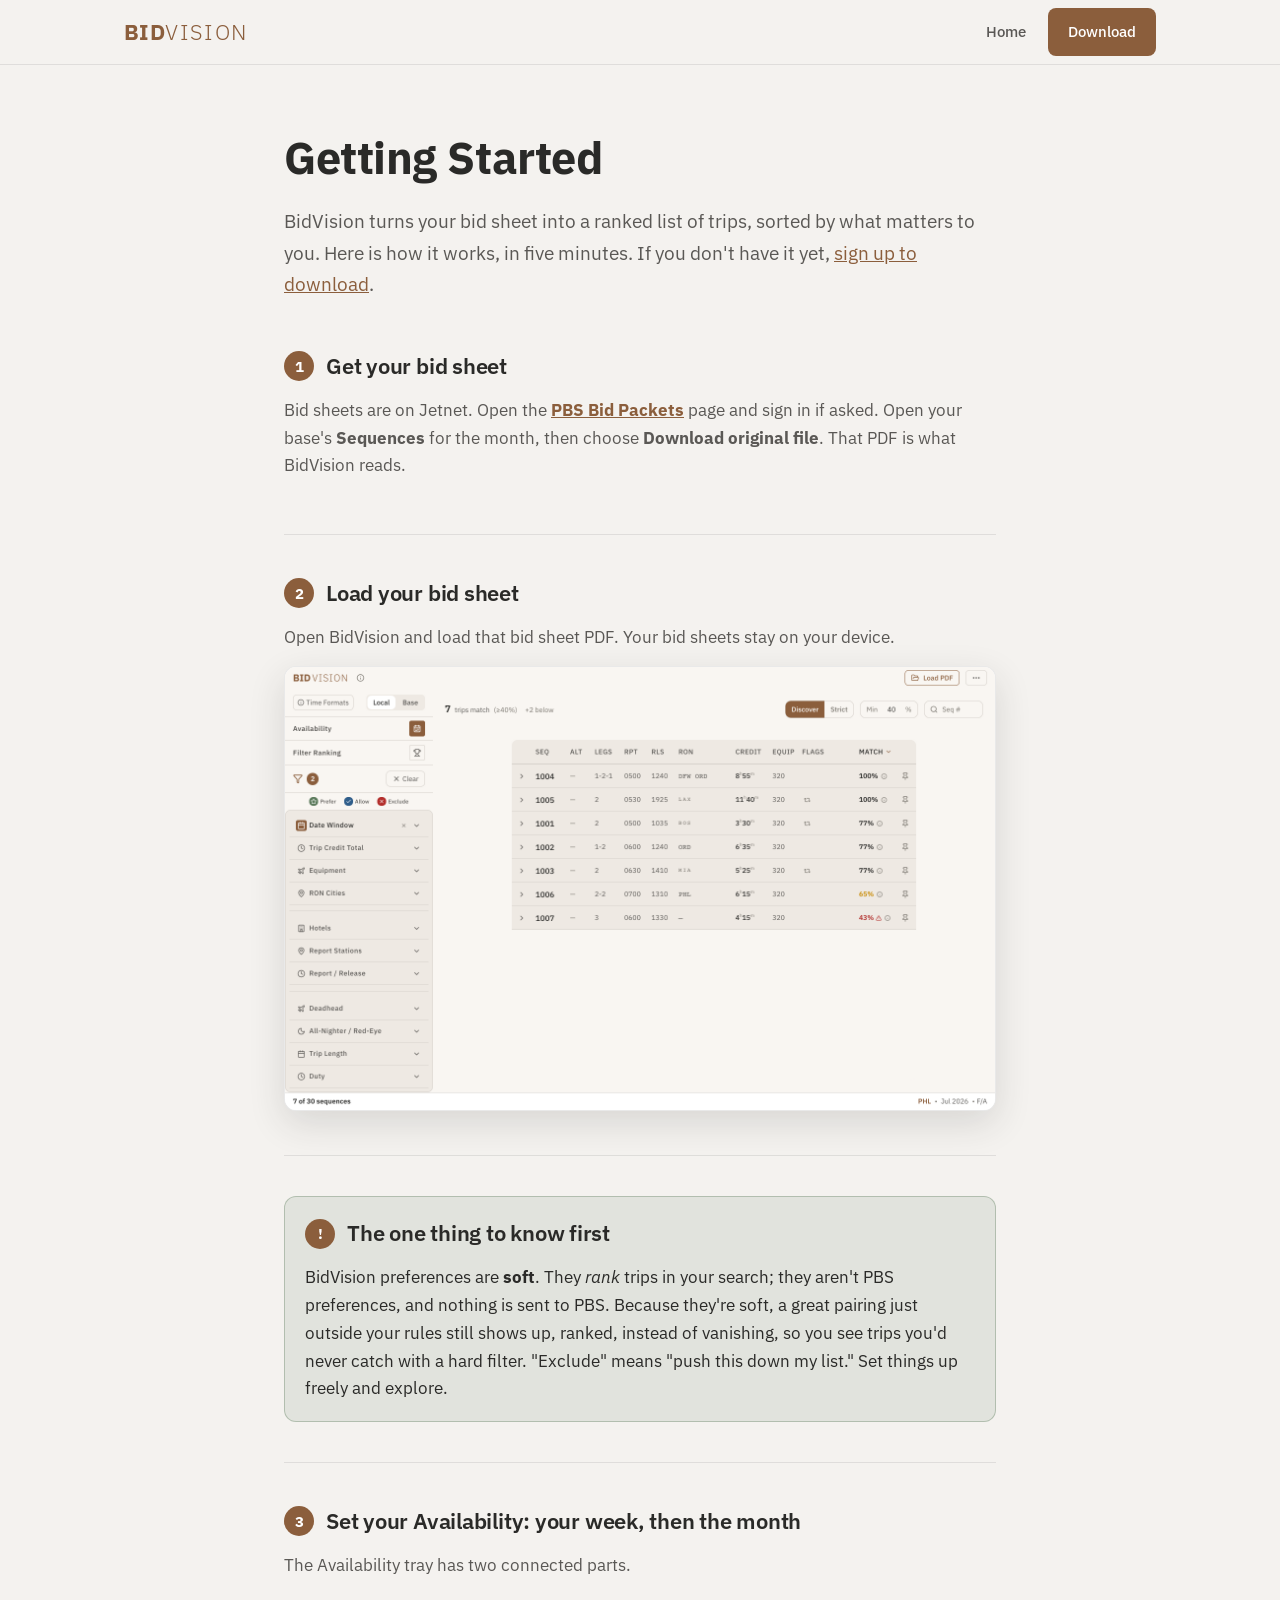
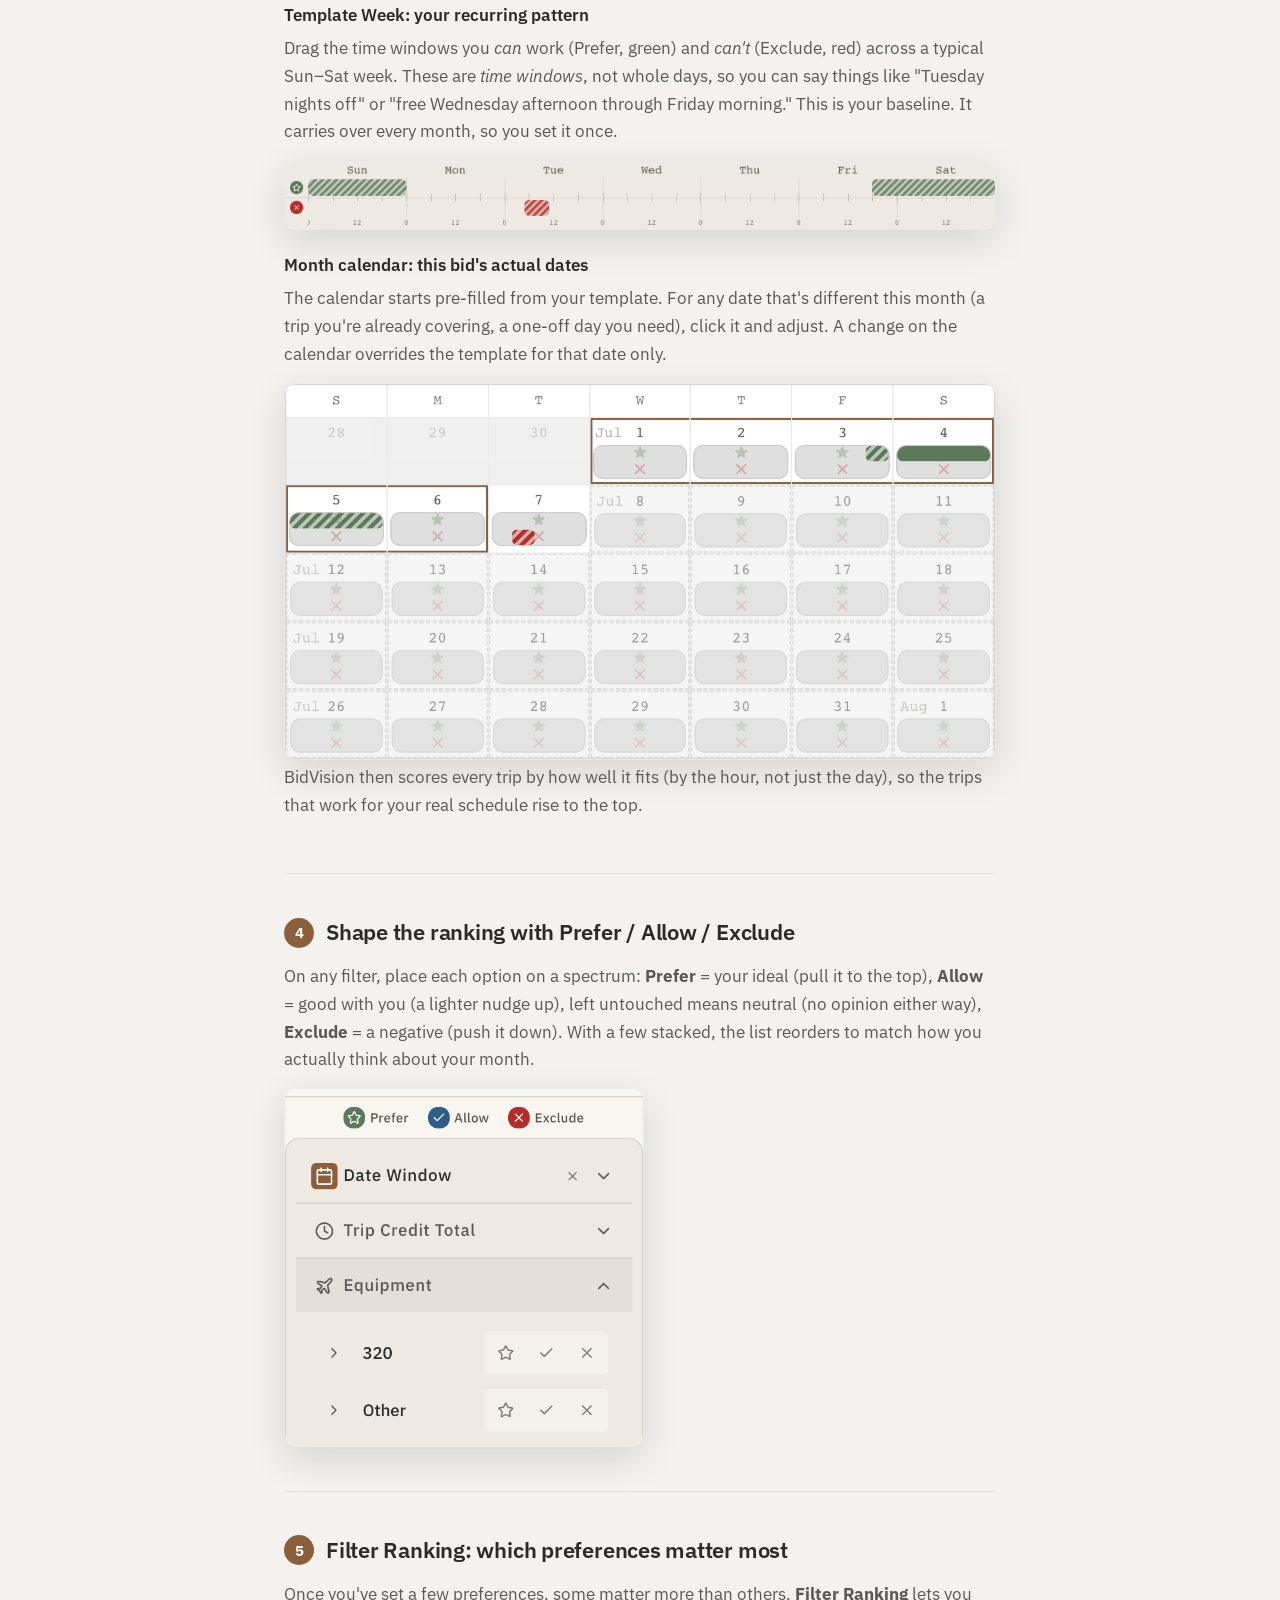
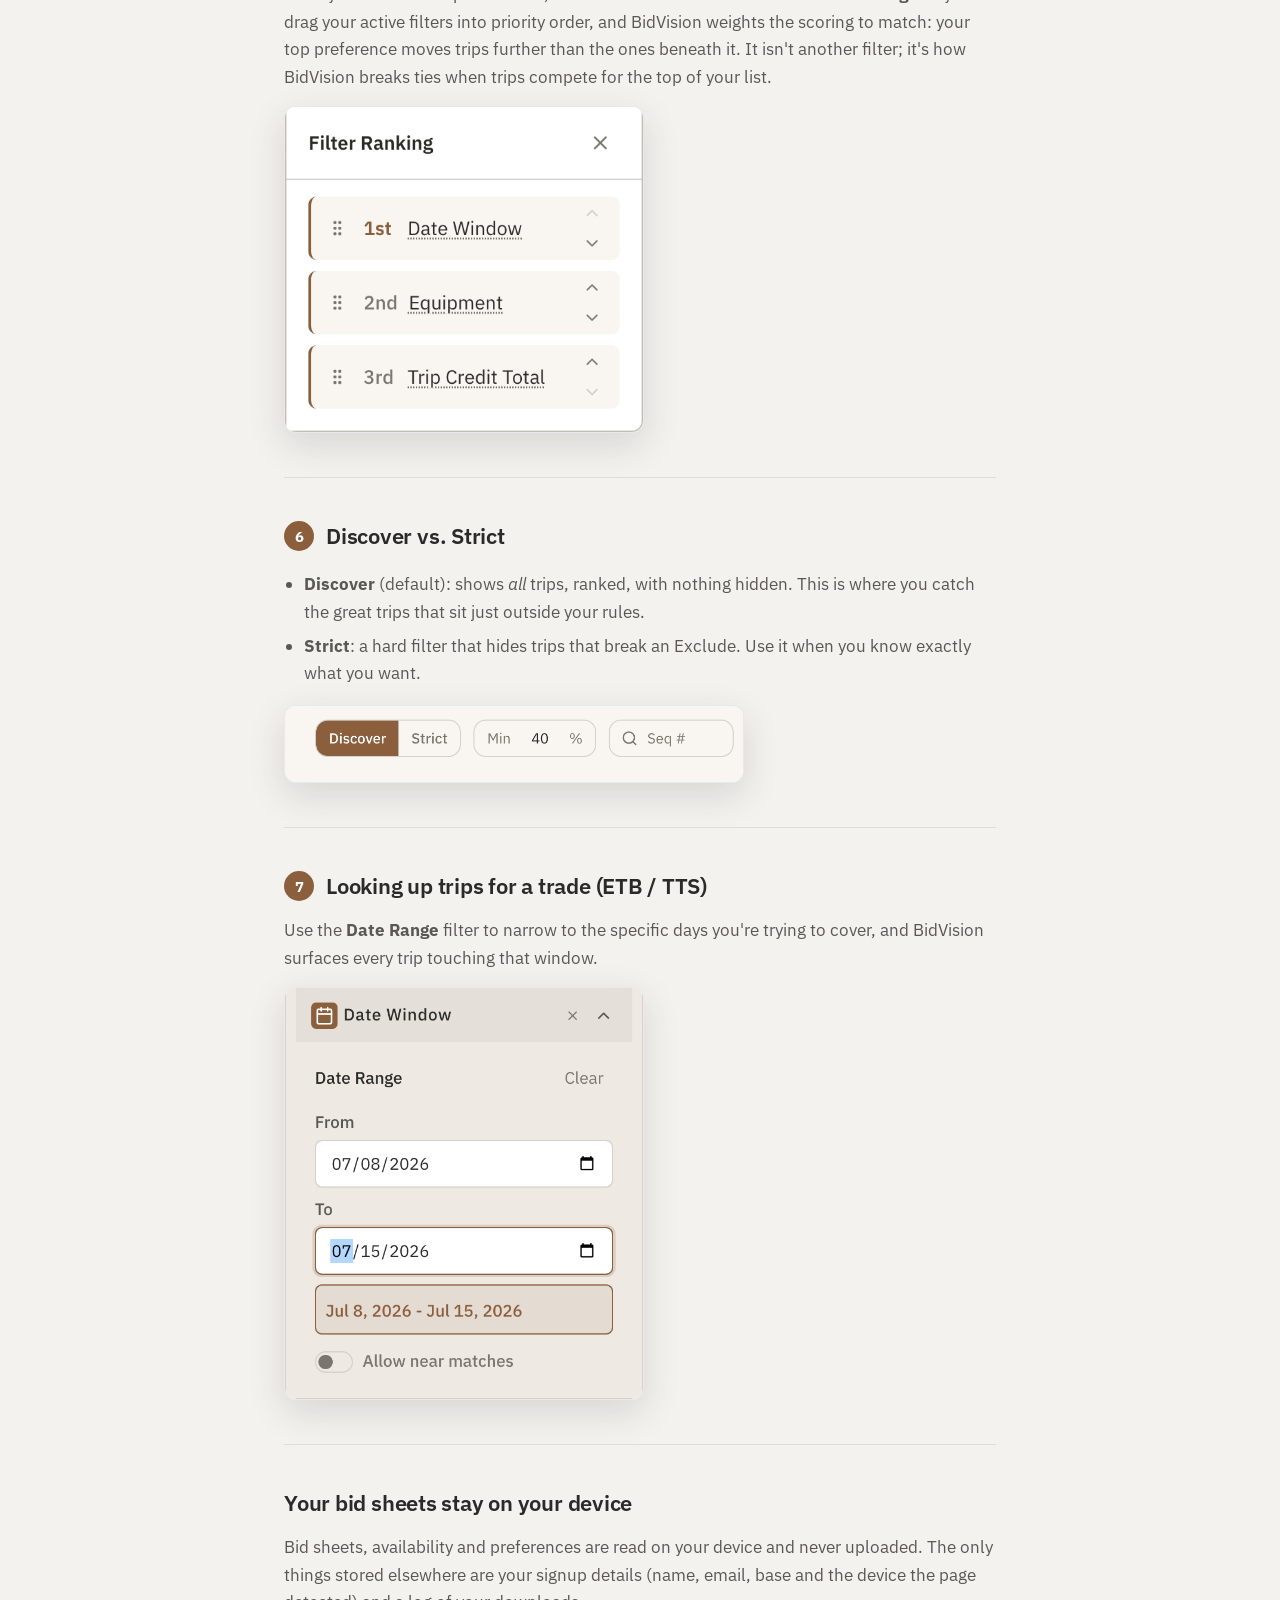
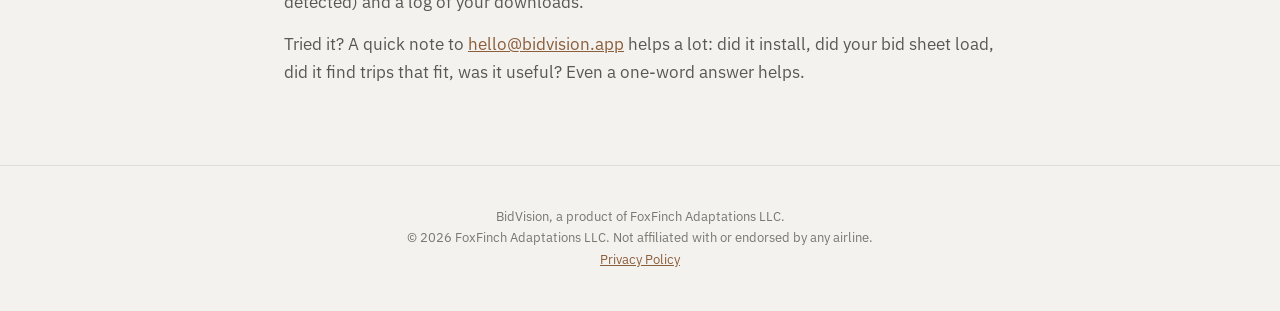
<file: start/index.html>
<!DOCTYPE html>
<html lang="en">
<head>
  <meta charset="UTF-8">
  <meta name="viewport" content="width=device-width, initial-scale=1.0">
  <title>Getting Started | BidVision</title>
  <!-- Screenshots in /img are the SYNTHETIC July 2026 set on the final (SPEC-037) UI
       (source: BidVision-Product/marketing/screenshots/2026-06-10-final-synthetic/).
       Real-data pre-publish blocker is CLEARED. -->
  <meta name="description" content="How BidVision works: get your bid sheet from Jetnet, load it, set your availability, and BidVision ranks the trips by what matters to you.">
  <link rel="icon" href="/beta/assets/icon.png" type="image/png">
  <link rel="preconnect" href="https://fonts.googleapis.com">
  <link rel="preconnect" href="https://fonts.gstatic.com" crossorigin>
  <link href="https://fonts.googleapis.com/css2?family=IBM+Plex+Sans:wght@300;400;500;600;700&display=swap" rel="stylesheet">
  <style>
    :root {
      --cognac: #8B5E3C;
      --cognac-dark: #6F4A2F;
      --sage: #5B7A5B;
      --surface-app: #F4F2EF;
      --surface-alt: #EDEAE4;
      --card: #FFFFFF;
      --border: rgba(42, 42, 40, 0.10);
      --text-primary: #2A2A28;
      --text-secondary: #5A5855;
      --text-muted: #7A766F;
      --font-sans: 'IBM Plex Sans', system-ui, -apple-system, 'Segoe UI', Roboto, sans-serif;
      --shadow: 0 12px 36px rgba(42, 42, 40, 0.14);
    }
    @media (prefers-color-scheme: dark) {
      :root {
        --surface-app: #080B12;
        --surface-alt: #0E121B;
        --card: #151A24;
        --border: rgba(255, 255, 255, 0.10);
        --text-primary: #F9F6F2;
        --text-secondary: #D6D1CB;
        --text-muted: #B0ACA6;
        --shadow: 0 12px 36px rgba(0, 0, 0, 0.5);
      }
    }
    * { box-sizing: border-box; }
    html { scroll-behavior: smooth; }
    body { margin: 0; font-family: var(--font-sans); background: var(--surface-app); color: var(--text-primary); line-height: 1.65; -webkit-font-smoothing: antialiased; }
    a { color: var(--cognac); }

    .nav { position: sticky; top: 0; z-index: 10; background: color-mix(in srgb, var(--surface-app) 88%, transparent); backdrop-filter: saturate(140%) blur(10px); border-bottom: 1px solid var(--border); }
    .nav-inner { max-width: 1080px; margin: 0 auto; padding: 0 24px; display: flex; align-items: center; justify-content: space-between; height: 64px; }
    .brand { font-size: 1.4rem; letter-spacing: 0.02em; text-decoration: none; }
    .brand-bid { font-weight: 700; color: var(--cognac); }
    .brand-vision { font-weight: 300; letter-spacing: 0.06em; color: var(--cognac); }
    .nav-links { display: flex; align-items: center; gap: 22px; }
    .nav-links a { color: var(--text-secondary); text-decoration: none; font-size: 0.95rem; font-weight: 500; }
    .nav-links a:hover { color: var(--text-primary); }
    .btn { display: inline-block; background: var(--cognac); color: #fff; font-size: 0.95rem; font-weight: 600; text-decoration: none; padding: 11px 20px; border-radius: 8px; transition: background 150ms ease; }
    /* .nav-links a (class+element) outranks .btn (class) — keep the nav button text white, not gray-on-cognac. */
    .nav-links a.btn, .nav-links a.btn:hover { color: #fff; }
    .btn:hover { background: var(--cognac-dark); }

    .doc { max-width: 760px; margin: 0 auto; padding: 56px 24px 24px; }
    .doc-head { margin-bottom: 8px; }
    .doc-head h1 { font-size: clamp(2rem, 5vw, 2.8rem); font-weight: 700; letter-spacing: -0.01em; margin: 0 0 10px; }
    .lede { font-size: 1.2rem; color: var(--text-secondary); margin: 0 0 8px; }

    .step { padding: 40px 0; border-top: 1px solid var(--border); }
    .step:first-of-type { border-top: none; }
    .step h2 { font-size: 1.4rem; font-weight: 600; margin: 0 0 12px; letter-spacing: -0.01em; display: flex; align-items: baseline; gap: 12px; }
    .num { flex: none; display: inline-flex; align-items: center; justify-content: center; width: 30px; height: 30px; border-radius: 9999px; background: var(--cognac); color: #fff; font-size: 0.95rem; font-weight: 700; align-self: center; }
    .step h3 { font-size: 1.05rem; font-weight: 600; margin: 22px 0 6px; }
    .step p { color: var(--text-secondary); margin: 0 0 14px; font-size: 1.05rem; }
    .step ul { color: var(--text-secondary); font-size: 1.05rem; padding-left: 1.2em; }
    .step li { margin-bottom: 6px; }

    .shot { display: block; width: 100%; height: auto; border-radius: 12px; border: 1px solid var(--border); box-shadow: var(--shadow); background: var(--card); margin: 8px 0 4px; }
    .shot.narrow { max-width: 360px; }

    .callout { background: color-mix(in srgb, var(--sage) 12%, transparent); border: 1px solid color-mix(in srgb, var(--sage) 35%, transparent); border-radius: 12px; padding: 18px 20px; }
    .callout h2 { margin-top: 0; }
    .callout p { color: var(--text-primary); margin-bottom: 0; }

    .footer { text-align: center; padding: 40px 24px; font-size: 0.8rem; line-height: 1.7; color: var(--text-muted); border-top: 1px solid var(--border); }

    @media (max-width: 600px) { .shot.narrow { max-width: 100%; } }
  </style>
</head>
<body>
  <nav class="nav">
    <div class="nav-inner">
      <a class="brand" href="/"><span class="brand-bid">BID</span><span class="brand-vision">VISION</span></a>
      <div class="nav-links">
        <a href="/">Home</a>
        <a class="btn" href="/beta">Download</a>
      </div>
    </div>
  </nav>

  <main class="doc">
    <header class="doc-head">
      <h1>Getting Started</h1>
      <p class="lede">BidVision turns your bid sheet into a ranked list of trips, sorted by what matters to you. Here is how it works, in five minutes. If you don't have it yet, <a href="/beta">sign up to download</a>.</p>
    </header>

    <section class="step">
      <h2><span class="num">1</span> Get your bid sheet</h2>
      <p>Bid sheets are on Jetnet. Open the <a href="https://jetnet.aa.com/sites/inflight/SitePageModern/335174/current-archive-bid-sheets" target="_blank" rel="noopener"><strong>PBS Bid Packets</strong></a> page and sign in if asked. Open your base's <strong>Sequences</strong> for the month, then choose <strong>Download original file</strong>. That PDF is what BidVision reads.</p>
    </section>

    <section class="step">
      <h2><span class="num">2</span> Load your bid sheet</h2>
      <p>Open BidVision and load that bid sheet PDF. Your bid sheets stay on your device.</p>
      <img class="shot" src="/img/hero.png" alt="BidVision showing a bid sheet ranked by preference" loading="eager">
    </section>

    <section class="step">
      <div class="callout">
        <h2><span class="num">!</span> The one thing to know first</h2>
        <p>BidVision preferences are <strong>soft</strong>. They <em>rank</em> trips in your search; they aren't PBS preferences, and nothing is sent to PBS. Because they're soft, a great pairing just outside your rules still shows up, ranked, instead of vanishing, so you see trips you'd never catch with a hard filter. "Exclude" means "push this down my list." Set things up freely and explore.</p>
      </div>
    </section>

    <section class="step">
      <h2><span class="num">3</span> Set your Availability: your week, then the month</h2>
      <p>The Availability tray has two connected parts.</p>

      <h3>Template Week: your recurring pattern</h3>
      <p>Drag the time windows you <em>can</em> work (Prefer, green) and <em>can't</em> (Exclude, red) across a typical Sun&ndash;Sat week. These are <em>time windows</em>, not whole days, so you can say things like "Tuesday nights off" or "free Wednesday afternoon through Friday morning." This is your baseline. It carries over every month, so you set it once.</p>
      <img class="shot" src="/img/availability-template.png" alt="Template week with can-work and can't-work time windows" loading="lazy">

      <h3>Month calendar: this bid's actual dates</h3>
      <p>The calendar starts pre-filled from your template. For any date that's different this month (a trip you're already covering, a one-off day you need), click it and adjust. A change on the calendar overrides the template for that date only.</p>
      <img class="shot" src="/img/availability-calendar.png" alt="Month calendar with per-day availability" loading="lazy">

      <p>BidVision then scores every trip by how well it fits (by the hour, not just the day), so the trips that work for your real schedule rise to the top.</p>
    </section>

    <section class="step">
      <h2><span class="num">4</span> Shape the ranking with Prefer / Allow / Exclude</h2>
      <p>On any filter, place each option on a spectrum: <strong>Prefer</strong> = your ideal (pull it to the top), <strong>Allow</strong> = good with you (a lighter nudge up), left untouched means neutral (no opinion either way), <strong>Exclude</strong> = a negative (push it down). With a few stacked, the list reorders to match how you actually think about your month.</p>
      <img class="shot narrow" src="/img/preferences.png" alt="Prefer, Allow, and Exclude controls on a filter" loading="lazy">
    </section>

    <section class="step">
      <h2><span class="num">5</span> Filter Ranking: which preferences matter most</h2>
      <p>Once you've set a few preferences, some matter more than others. <strong>Filter Ranking</strong> lets you drag your active filters into priority order, and BidVision weights the scoring to match: your top preference moves trips further than the ones beneath it. It isn't another filter; it's how BidVision breaks ties when trips compete for the top of your list.</p>
      <img class="shot narrow" src="/img/filter-ranking.png" alt="Filter Ranking: active filters dragged into priority order" loading="lazy">
    </section>

    <section class="step">
      <h2><span class="num">6</span> Discover vs. Strict</h2>
      <ul>
        <li><strong>Discover</strong> (default): shows <em>all</em> trips, ranked, with nothing hidden. This is where you catch the great trips that sit just outside your rules.</li>
        <li><strong>Strict</strong>: a hard filter that hides trips that break an Exclude. Use it when you know exactly what you want.</li>
      </ul>
      <img class="shot" src="/img/discover-strict.png" alt="Discover and Strict mode toggle" loading="lazy" style="max-width:460px;">
    </section>

    <section class="step">
      <h2><span class="num">7</span> Looking up trips for a trade (ETB / TTS)</h2>
      <p>Use the <strong>Date Range</strong> filter to narrow to the specific days you're trying to cover, and BidVision surfaces every trip touching that window.</p>
      <img class="shot narrow" src="/img/date-range.png" alt="Date Range filter set to a window" loading="lazy">
    </section>

    <section class="step">
      <h2>Your bid sheets stay on your device</h2>
      <p>Bid sheets, availability and preferences are read on your device and never uploaded. The only things stored elsewhere are your signup details (name, email, base and the device the page detected) and a log of your downloads.</p>
      <p>Tried it? A quick note to <a href="mailto:hello@bidvision.app">hello@bidvision.app</a> helps a lot: did it install, did your bid sheet load, did it find trips that fit, was it useful? Even a one-word answer helps.</p>
    </section>
  </main>

  <footer class="footer">
    BidVision, a product of FoxFinch Adaptations LLC.<br>
    &copy; 2026 FoxFinch Adaptations LLC. Not affiliated with or endorsed by any airline.<br>
    <a href="/privacy/">Privacy Policy</a>
  </footer>
</body>
</html>
</file>
<file: beta/style.css>
/* BidVision Beta Landing Page — Design Tokens from BidVision app */

:root {
  --cognac-light: #A07850;
  --cognac: #8B5E3C;
  --cognac-dark: #6F4A2F;

  --warm-light: #F9F6F2;
  --warm-mid: #EDE8DE;
  --warm-dark: #D6D1CB;

  --gray-light: #B0ACA6;
  --gray-mid: #5A5855;

  --navy-light: #4A5D78;
  --navy: #344560;
  --navy-dark: #2C3A50;

  --cool-light: #253248;
  --cool-mid: #111620;
  --cool-dark: #080B12;

  --red: #B32D2A;
  --sage: #5B7A5B;

  --surface-app: #F4F2EF;
  --surface-card: #FFFFFF;
  --text-primary: #2A2A28;
  --text-secondary: #5A5855;
  --text-muted: #7A766F;
  --text-on-primary: #FFFFFF;
  --action-primary: var(--cognac);
  --action-hover: var(--cognac-dark);
  --border-subtle: var(--warm-dark);
  --border-strong: #C2BBB3;
  --focus-ring: 0 0 0 2px rgba(139, 94, 60, 0.2);
  --shadow-overlay: 0 10px 24px rgba(0, 0, 0, 0.15);

  --radius-touch: 8px;
  --radius-float: 12px;
  --radius-pill: 9999px;

  --font-sans: 'IBM Plex Sans', system-ui, -apple-system, 'Segoe UI', Roboto, sans-serif;

  --duration-fast: 150ms;
  --duration-normal: 250ms;
  --ease-out: cubic-bezier(0, 0, 0.2, 1);
}

@media (prefers-color-scheme: dark) {
  :root {
    --surface-app: var(--cool-dark);
    --surface-card: var(--cool-light);
    --text-primary: var(--warm-light);
    --text-secondary: var(--warm-dark);
    --text-muted: var(--gray-light);
    --border-subtle: var(--cool-light);
    --border-strong: var(--navy);
    --focus-ring: 0 0 0 2px rgba(139, 94, 60, 0.3);
    --shadow-overlay: 0 10px 24px rgba(0, 0, 0, 0.5);
  }
}

@media (prefers-reduced-motion: reduce) {
  *, *::before, *::after {
    animation-duration: 0.01ms !important;
    transition-duration: 0.01ms !important;
  }
}

/* === Reset === */
*, *::before, *::after { box-sizing: border-box; margin: 0; padding: 0; }

body {
  font-family: var(--font-sans);
  background: var(--surface-app);
  color: var(--text-primary);
  line-height: 1.5;
  min-height: 100vh;
  display: flex;
  flex-direction: column;
  align-items: center;
  -webkit-font-smoothing: antialiased;
}

/* === Layout === */
.container {
  width: 100%;
  max-width: 640px;
  padding: 48px 24px;
}

/* === Hero === */
.hero {
  text-align: center;
  margin-bottom: 40px;
}

.hero-icon {
  width: 72px;
  height: 72px;
  border-radius: var(--radius-float);
  margin-bottom: 16px;
}

.brand {
  font-size: 2rem;
  letter-spacing: 0.02em;
  margin-bottom: 8px;
}

.brand-bid {
  font-weight: 700;
  color: var(--action-primary);
}

.brand-vision {
  font-weight: 300;
  letter-spacing: 0.06em;
  color: var(--action-primary);
}

.tagline {
  font-size: 1.125rem;
  color: var(--text-secondary);
  margin-bottom: 16px;
}

.hero-title {
  font-size: 1.5rem;
  font-weight: 600;
  color: var(--text-primary);
  letter-spacing: -0.01em;
  margin: 0 0 14px;
}

.privacy-badge {
  display: inline-flex;
  align-items: center;
  gap: 6px;
  background: rgba(91, 122, 91, 0.1);
  color: var(--sage);
  font-size: 0.8125rem;
  font-weight: 500;
  padding: 6px 14px;
  border-radius: var(--radius-pill);
}

.privacy-badge svg {
  width: 14px;
  height: 14px;
  flex-shrink: 0;
}

/* === Cards === */
.card {
  background: var(--surface-card);
  border: 1px solid var(--border-subtle);
  border-radius: var(--radius-float);
  padding: 32px;
  margin-bottom: 24px;
}

.card-title {
  font-size: 1.25rem;
  font-weight: 600;
  margin-bottom: 4px;
}

.card-subtitle {
  font-size: 0.875rem;
  color: var(--text-muted);
  margin-bottom: 24px;
}

/* === Forms === */
.form-group {
  margin-bottom: 20px;
}

.form-label {
  display: block;
  font-size: 0.875rem;
  font-weight: 500;
  margin-bottom: 6px;
  color: var(--text-primary);
}

.form-input,
.form-select {
  width: 100%;
  height: 40px;
  padding: 0 12px;
  font-size: 0.9375rem;
  font-family: var(--font-sans);
  background: var(--surface-app);
  color: var(--text-primary);
  border: 1px solid var(--border-strong);
  border-radius: var(--radius-touch);
  transition: border-color var(--duration-fast) var(--ease-out),
              box-shadow var(--duration-fast) var(--ease-out);
}

.form-input:focus,
.form-select:focus {
  outline: none;
  border-color: var(--action-primary);
  box-shadow: var(--focus-ring);
}

.form-input::placeholder {
  color: var(--text-muted);
}

/* Radio group */
.radio-group {
  display: flex;
  gap: 12px;
  flex-wrap: wrap;
}

.radio-option {
  position: relative;
}

.radio-option input[type="radio"] {
  position: absolute;
  opacity: 0;
  width: 0;
  height: 0;
}

.radio-option label {
  display: block;
  padding: 8px 16px;
  font-size: 0.875rem;
  border: 1px solid var(--border-strong);
  border-radius: var(--radius-touch);
  cursor: pointer;
  transition: all var(--duration-fast) var(--ease-out);
  color: var(--text-secondary);
}

.radio-option input:checked + label {
  border-color: var(--action-primary);
  background: rgba(139, 94, 60, 0.08);
  color: var(--action-primary);
  font-weight: 500;
}

.radio-option input:focus-visible + label {
  box-shadow: var(--focus-ring);
}

.radio-option label:hover {
  border-color: var(--action-primary);
}

/* Checkbox */
.checkbox-group {
  display: flex;
  align-items: flex-start;
  gap: 10px;
}

.checkbox-group input[type="checkbox"] {
  margin-top: 2px;
  accent-color: var(--action-primary);
  width: 18px;
  height: 18px;
  flex-shrink: 0;
}

.checkbox-group label {
  font-size: 0.875rem;
  color: var(--text-secondary);
  cursor: pointer;
}

/* Optional label hint */
.optional {
  font-weight: 400;
  color: var(--text-muted);
  font-size: 0.8125rem;
}

/* === Buttons === */
.btn {
  display: inline-flex;
  align-items: center;
  justify-content: center;
  height: 44px;
  padding: 0 24px;
  font-size: 0.9375rem;
  font-weight: 600;
  font-family: var(--font-sans);
  border: none;
  border-radius: var(--radius-touch);
  cursor: pointer;
  transition: background var(--duration-fast) var(--ease-out),
              transform var(--duration-fast) var(--ease-out);
  width: 100%;
}

.btn:active {
  transform: scale(0.98);
}

.btn-primary {
  background: var(--action-primary);
  color: var(--text-on-primary);
}

.btn-primary:hover {
  background: var(--action-hover);
}

.btn-primary:focus-visible {
  outline: none;
  box-shadow: var(--focus-ring);
}

.btn-primary:disabled {
  opacity: 0.5;
  cursor: not-allowed;
}

/* === Download Buttons === */
.downloads {
  display: flex;
  flex-direction: column;
  gap: 12px;
  margin: 24px 0;
}

.download-btn {
  display: flex;
  align-items: center;
  gap: 12px;
  padding: 16px 20px;
  background: var(--surface-app);
  border: 1px solid var(--border-strong);
  border-radius: var(--radius-touch);
  text-decoration: none;
  color: var(--text-primary);
  font-size: 0.9375rem;
  font-weight: 500;
  transition: all var(--duration-fast) var(--ease-out);
}

.download-btn:hover {
  border-color: var(--action-primary);
  background: rgba(139, 94, 60, 0.04);
}

.download-btn.recommended {
  border-color: var(--action-primary);
  background: rgba(139, 94, 60, 0.06);
}

.download-btn .platform-icon {
  font-size: 1.5rem;
  width: 32px;
  text-align: center;
  flex-shrink: 0;
}

.download-btn .platform-info {
  flex: 1;
}

.download-btn .platform-name {
  display: block;
  font-weight: 600;
}

.download-btn .platform-detail {
  display: block;
  font-size: 0.8125rem;
  color: var(--text-muted);
}

.download-btn .badge {
  font-size: 0.75rem;
  font-weight: 600;
  color: var(--action-primary);
  background: rgba(139, 94, 60, 0.1);
  padding: 3px 10px;
  border-radius: var(--radius-pill);
}

/* === Install Instructions === */
.collapsible {
  margin-top: 24px;
}

.collapsible-toggle {
  display: flex;
  align-items: center;
  justify-content: space-between;
  gap: 12px;
  width: 100%;
  text-align: left;
  background: rgba(139, 94, 60, 0.06);
  border: 1px solid var(--action-primary);
  border-radius: var(--radius-touch);
  font-family: var(--font-sans);
  color: var(--action-primary);
  cursor: pointer;
  padding: 16px 18px;
  transition: background var(--duration-fast) var(--ease-out);
}

.collapsible-toggle:hover {
  background: rgba(139, 94, 60, 0.1);
}

.install-toggle-text {
  display: flex;
  flex-direction: column;
  gap: 3px;
}

.install-toggle-title {
  font-size: 1.0625rem;
  font-weight: 600;
}

.install-toggle-sub {
  font-size: 0.8125rem;
  font-weight: 400;
  color: var(--text-secondary);
  line-height: 1.5;
}

.collapsible-toggle .arrow {
  flex-shrink: 0;
  transition: transform var(--duration-fast) var(--ease-out);
  font-size: 0.85rem;
}

.collapsible-toggle.open .arrow {
  transform: rotate(90deg);
}

.collapsible-content {
  display: none;
  margin-top: 12px;
  padding: 16px;
  background: var(--surface-app);
  border-radius: var(--radius-touch);
  font-size: 0.875rem;
  line-height: 1.6;
}

.collapsible-content.open {
  display: block;
}

.collapsible-content h4 {
  font-size: 0.875rem;
  font-weight: 600;
  margin-bottom: 6px;
  margin-top: 16px;
}

.collapsible-content h4:first-child {
  margin-top: 0;
}

.collapsible-content ol {
  padding-left: 20px;
  margin-bottom: 12px;
}

.collapsible-content li {
  margin-bottom: 4px;
}

/* === Messages === */
.message {
  text-align: center;
  padding: 24px;
}

.message-icon {
  font-size: 2rem;
  margin-bottom: 12px;
}

.message-title {
  font-size: 1.125rem;
  font-weight: 600;
  margin-bottom: 8px;
}

.message-text {
  font-size: 0.9375rem;
  color: var(--text-secondary);
  line-height: 1.6;
}

/* === Error === */
.error-text {
  color: var(--red);
  font-size: 0.8125rem;
  margin-top: 8px;
  display: none;
}

.error-text.visible {
  display: block;
}

/* === Inline Code Entry === */
.code-entry-inline {
  margin-top: 24px;
  padding-top: 24px;
  border-top: 1px solid var(--border-subtle);
}

/* === Toggle Link === */
/* The hidden attribute must beat any author display rule. Without this, setting
   el.hidden = true on anything with an explicit `display` (.toggle-link below) is a
   no-op and the element stays clickable. */
[hidden] { display: none !important; }

.toggle-link {
  display: block;
  text-align: center;
  margin-top: 16px;
  font-size: 0.875rem;
  color: var(--action-primary);
  background: none;
  border: none;
  font-family: var(--font-sans);
  cursor: pointer;
  text-decoration: underline;
  text-underline-offset: 2px;
}

.toggle-link:hover {
  color: var(--action-hover);
}

/* === Feedback section === */
.feedback-links {
  display: flex;
  gap: 12px;
  margin-top: 16px;
}

.feedback-link {
  flex: 1;
  display: flex;
  align-items: center;
  gap: 8px;
  padding: 12px 16px;
  background: var(--surface-app);
  border: 1px solid var(--border-subtle);
  border-radius: var(--radius-touch);
  text-decoration: none;
  color: var(--text-secondary);
  font-size: 0.8125rem;
  font-weight: 500;
  transition: border-color var(--duration-fast) var(--ease-out);
}

.feedback-link:hover {
  border-color: var(--action-primary);
  color: var(--text-primary);
}

/* === Version info === */
.version-info {
  text-align: center;
  font-size: 0.8125rem;
  color: var(--text-muted);
  margin: 16px 0;
}

/* === Footer === */
.footer {
  text-align: center;
  padding: 32px 24px;
  font-size: 0.75rem;
  color: var(--text-muted);
  line-height: 1.8;
  max-width: 640px;
}

/* === Why Section === */
.why-section {
  margin-bottom: 24px;
}

.why-lead {
  font-size: 0.9375rem;
  color: var(--text-secondary);
  line-height: 1.6;
  margin-bottom: 24px;
}

.why-grid {
  display: grid;
  grid-template-columns: 1fr;
  gap: 20px;
  margin-bottom: 24px;
}

.why-item {
  padding: 16px;
  background: var(--surface-app);
  border-radius: var(--radius-touch);
}

.why-icon {
  font-size: 1.25rem;
  margin-bottom: 8px;
}

.why-heading {
  font-size: 0.9375rem;
  font-weight: 600;
  margin-bottom: 4px;
  color: var(--text-primary);
}

.why-text {
  font-size: 0.8125rem;
  color: var(--text-secondary);
  line-height: 1.6;
}

.why-bottom {
  font-size: 0.8125rem;
  color: var(--text-muted);
  text-align: center;
  font-style: italic;
}

/* === State visibility === */
.state { display: none; }
.state.active { display: block; }

/* === Mobile === */
.mobile-notice {
  display: none;
  text-align: center;
  padding: 12px 16px;
  background: rgba(201, 138, 0, 0.08);
  border: 1px solid rgba(201, 138, 0, 0.2);
  border-radius: var(--radius-touch);
  font-size: 0.8125rem;
  color: var(--text-secondary);
  margin-bottom: 16px;
}

@media (max-width: 768px) {
  .container { padding: 32px 20px; }
  .radio-group { flex-direction: column; }
  .feedback-links { flex-direction: column; }
  .mobile-notice.show { display: block; }
}

@media (min-width: 900px) {
  .container {
    max-width: 960px;
  }

  .state .card,
  .state .toggle-link {
    max-width: 640px;
    margin-left: auto;
    margin-right: auto;
  }
}

/* === Shared top nav (site cohesion) === */
.nav {
  position: sticky;
  top: 0;
  z-index: 10;
  width: 100%;
  background: color-mix(in srgb, var(--surface-app) 88%, transparent);
  backdrop-filter: saturate(140%) blur(10px);
  -webkit-backdrop-filter: saturate(140%) blur(10px);
  border-bottom: 1px solid var(--border-subtle);
}
.nav-inner {
  max-width: 1080px;
  margin: 0 auto;
  padding: 0 24px;
  height: 64px;
  display: flex;
  align-items: center;
  justify-content: space-between;
}
.nav .brand {
  font-size: 1.4rem;
  margin: 0;
  text-decoration: none;
}
.nav-links {
  display: flex;
  align-items: center;
  gap: 22px;
}
.nav-links a {
  color: var(--text-secondary);
  text-decoration: none;
  font-size: 0.95rem;
  font-weight: 500;
}
.nav-links a:hover {
  color: var(--text-primary);
}

/* === Why: screenshot feature rows (matches homepage) === */
.why-title {
  font-size: 1.5rem;
  font-weight: 600;
  margin-bottom: 8px;
  letter-spacing: -0.01em;
}
.why-features {
  display: flex;
  flex-direction: column;
  margin: 8px 0 20px;
}
.why-feature {
  display: grid;
  grid-template-columns: 1fr;
  gap: 18px;
  align-items: center;
  padding: 28px 0;
}
.why-feature + .why-feature {
  border-top: 1px solid var(--border-subtle);
}
.why-feature h3 {
  font-size: 1.15rem;
  font-weight: 600;
  margin-bottom: 8px;
  color: var(--text-primary);
}
.why-feature p {
  font-size: 0.95rem;
  color: var(--text-secondary);
  line-height: 1.6;
}
.why-feature-media {
  display: flex;
  justify-content: center;
}
.shot {
  display: block;
  width: 100%;
  height: auto;
  border-radius: var(--radius-float);
  border: 1px solid var(--border-subtle);
  box-shadow: var(--shadow-overlay);
  background: var(--surface-card);
}
@media (min-width: 900px) {
  .why-feature {
    grid-template-columns: 1fr 1fr;
    gap: 44px;
  }
  .why-feature.flip .why-feature-media {
    order: -1;
  }
}
</file>
